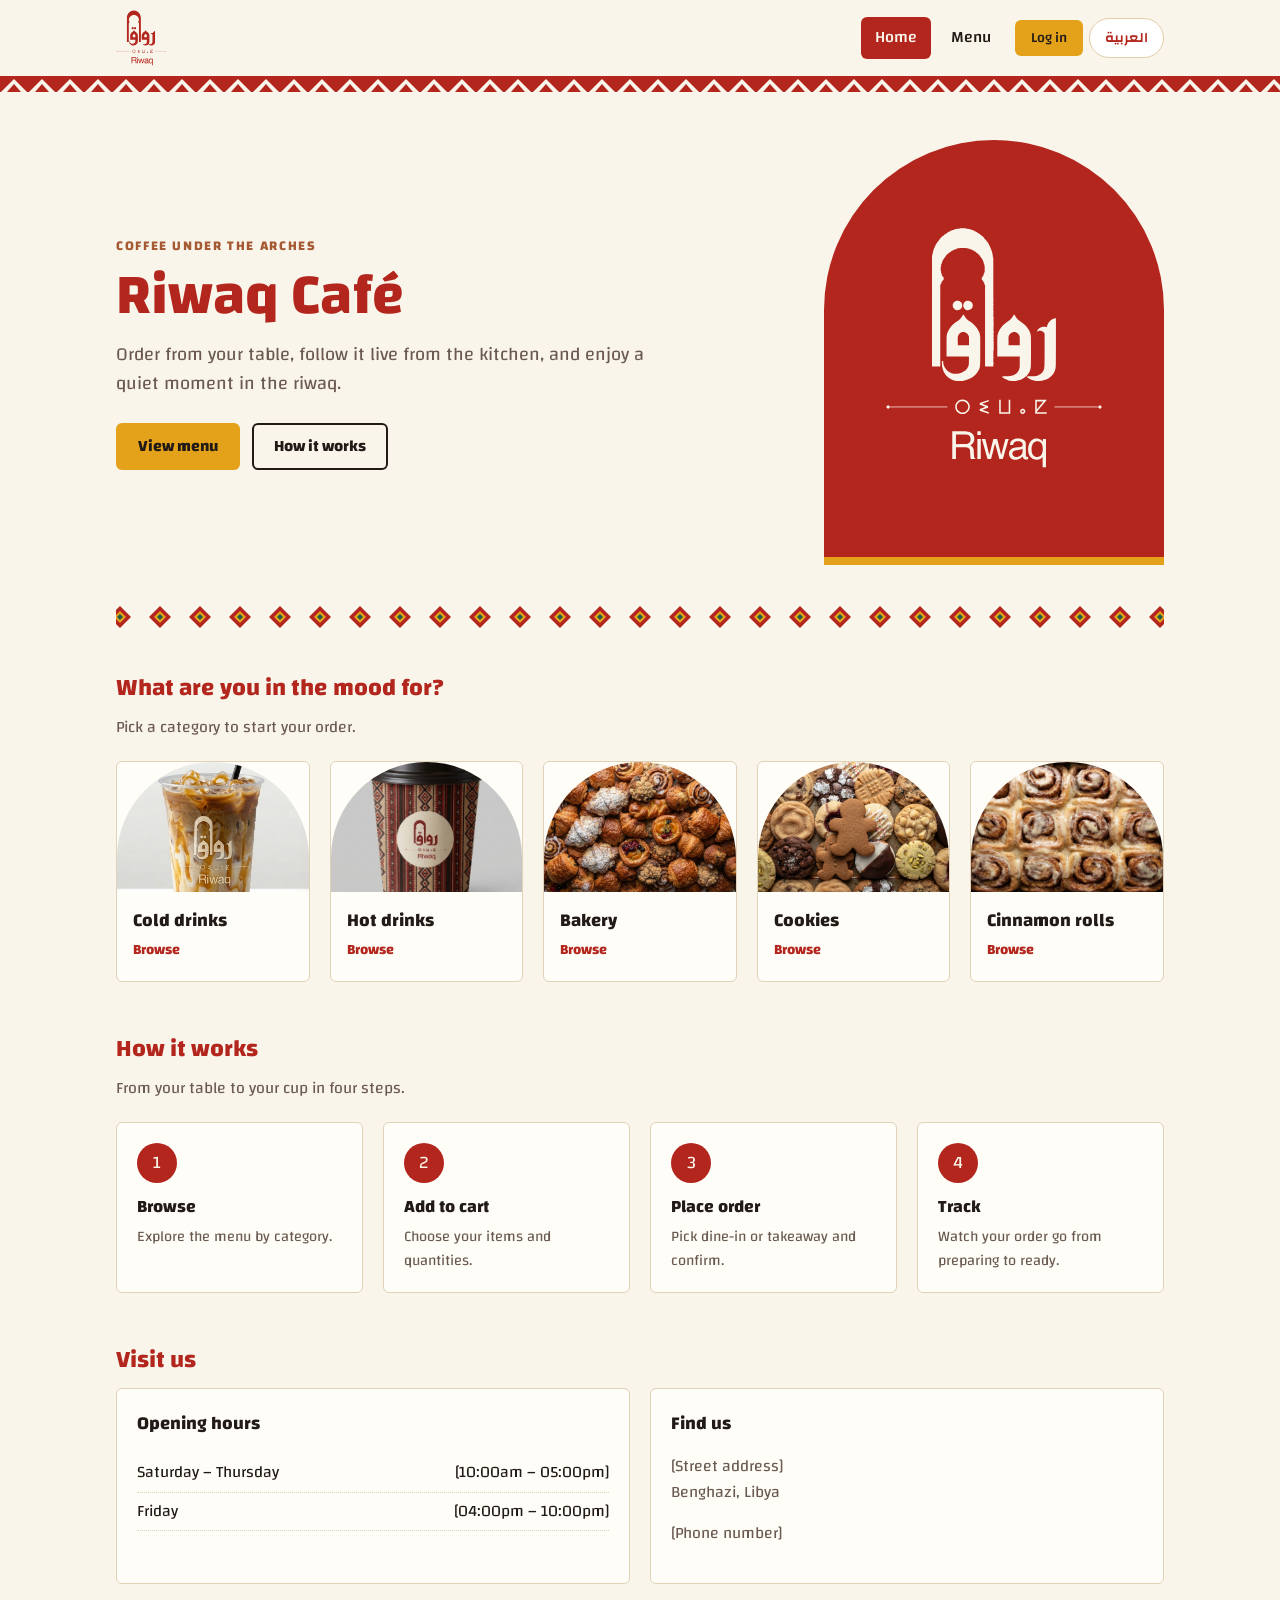
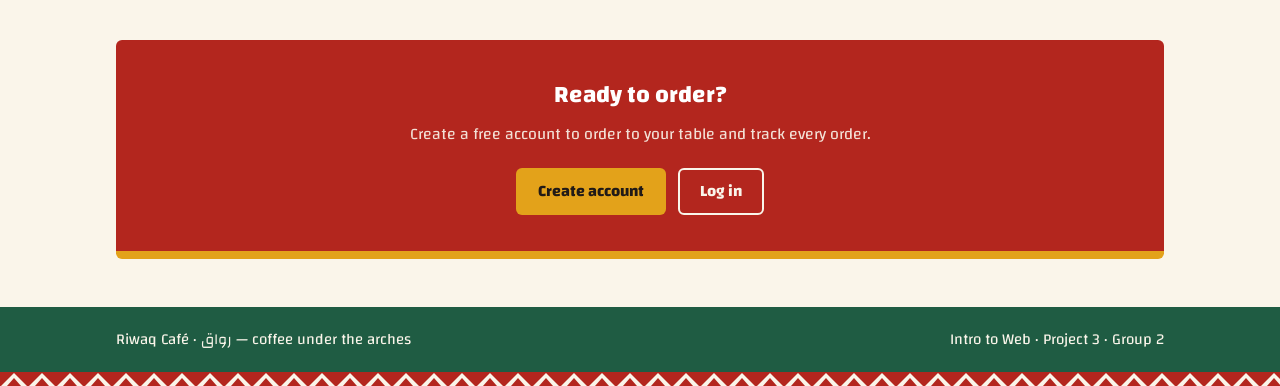
<file: index.html>
<!DOCTYPE html>
<html lang="en">
<head>
  <meta charset="UTF-8">
  <meta name="viewport" content="width=device-width, initial-scale=1.0">
  <title data-i18n="home.title">Riwaq Café | Home</title>
  <link rel="preconnect" href="https://fonts.googleapis.com">
  <link rel="preconnect" href="https://fonts.gstatic.com" crossorigin>
  <link href="https://fonts.googleapis.com/css2?family=Changa:wght@400;500;600;700&family=Kufam:wght@400;500;600;700;800&family=Noto+Sans+Tifinagh&display=swap" rel="stylesheet">
  <link rel="stylesheet" href="css/style.css">
  <script src="js/shared/i18n.js"></script>
</head>
<body data-root="" data-layout="site" data-page="home">

  <main class="site-main container">

    <!-- HERO -->
    <section class="hero">
      <div class="hero-text">
        <p class="eyebrow" data-i18n="home.eyebrow">Coffee under the arches</p>
        <h1 data-i18n="home.heading">Riwaq Café</h1>
        <p class="lead" data-i18n="home.lead">Order from your table, follow it live from the kitchen, and enjoy a quiet moment in the riwaq.</p>
        <div class="hero-actions">
          <a href="customer/menu.html" id="homePrimary" class="btn btn-primary" data-i18n="home.viewMenu">View menu</a>
          <a href="#how-it-works" class="btn btn-outline" data-i18n="home.how">How it works</a>
        </div>
      </div>
      <div class="hero-arch" aria-hidden="true">
        <img src="img/riwaq-lockup-light.svg" alt="">
      </div>
    </section>

    <div class="kilim-strip" aria-hidden="true"></div>

    <!-- CATEGORIES -->
    <section class="home-section">
      <h2 data-i18n="home.catTitle">What are you in the mood for?</h2>
      <p class="sub" data-i18n="home.catSub">Pick a category to start your order.</p>
      <div class="cat-grid">
        <a href="customer/menu.html?cat=cold" class="card cat-card">
          <div class="cat-arch c-blue"><img src="img/Home%20photo/Cold%20drink.jpg" alt=""></div>
          <div class="cat-body"><h3 data-i18n="cat.cold">Cold drinks</h3><span class="cat-link" data-i18n="home.browse">Browse</span></div>
        </a>
        <a href="customer/menu.html?cat=hot" class="card cat-card">
          <div class="cat-arch c-red"><img src="img/Home%20photo/Hot%20drink.jpg" alt=""></div>
          <div class="cat-body"><h3 data-i18n="cat.hot">Hot drinks</h3><span class="cat-link" data-i18n="home.browse">Browse</span></div>
        </a>
        <a href="customer/menu.html?cat=bakery" class="card cat-card">
          <div class="cat-arch c-clay"><img src="img/Home%20photo/Bakery.jpg" alt=""></div>
          <div class="cat-body"><h3 data-i18n="cat.bakery">Bakery</h3><span class="cat-link" data-i18n="home.browse">Browse</span></div>
        </a>
        <a href="customer/menu.html?cat=cookies" class="card cat-card">
          <div class="cat-arch c-green"><img src="img/Home%20photo/Cookies.jpg" alt=""></div>
          <div class="cat-body"><h3 data-i18n="cat.cookies">Cookies</h3><span class="cat-link" data-i18n="home.browse">Browse</span></div>
        </a>
        <a href="customer/menu.html?cat=rolls" class="card cat-card">
          <div class="cat-arch c-ink"><img src="img/Home%20photo/Cinnamon.jpg" alt=""></div>
          <div class="cat-body"><h3 data-i18n="cat.rolls">Cinnamon rolls</h3><span class="cat-link" data-i18n="home.browse">Browse</span></div>
        </a>
      </div>
    </section>

    <!-- HOW IT WORKS -->
    <section class="home-section" id="how-it-works">
      <h2 data-i18n="home.how">How it works</h2>
      <p class="sub" data-i18n="home.howSub">From your table to your cup in four steps.</p>
      <ol class="steps">
        <li class="card"><h3 data-i18n="home.s1t">Browse</h3><p data-i18n="home.s1d">Explore the menu by category.</p></li>
        <li class="card"><h3 data-i18n="home.s2t">Add to cart</h3><p data-i18n="home.s2d">Choose your items and quantities.</p></li>
        <li class="card"><h3 data-i18n="home.s3t">Place order</h3><p data-i18n="home.s3d">Pick dine-in or takeaway and confirm.</p></li>
        <li class="card"><h3 data-i18n="home.s4t">Track</h3><p data-i18n="home.s4d">Watch your order go from preparing to ready.</p></li>
      </ol>
    </section>

    <!-- VISIT US -->
    <section class="home-section">
      <h2 data-i18n="home.visit">Visit us</h2>
      <div class="visit-grid">
        <div class="card">
          <h3 data-i18n="home.hoursTitle">Opening hours</h3>
          <ul class="hours">
            <li><span data-i18n="home.daysA">Saturday – Thursday</span><span dir="ltr">[10:00am – 05:00pm]</span></li>
            <li><span data-i18n="home.daysB">Friday</span><span dir="ltr">[04:00pm – 10:00pm]</span></li>
          </ul>
        </div>
        <div class="card">
          <h3 data-i18n="home.findTitle">Find us</h3>
          <p class="muted">[Street address]<br><span data-i18n="home.address">Benghazi, Libya</span></p>
          <p class="muted" dir="ltr">[Phone number]</p>
        </div>
      </div>
    </section>

    <!-- SIGN-UP BANNER (guests only; hidden by js/home.js when logged in) -->
    <section class="home-cta" id="homeCta">
      <h2 data-i18n="home.ctaTitle">Ready to order?</h2>
      <p data-i18n="home.ctaText">Create a free account to order to your table and track every order.</p>
      <div class="hero-actions">
        <a href="register.html" class="btn btn-primary" data-i18n="register.submit">Create account</a>
        <a href="login.html" class="btn btn-outline" data-i18n="login.submit">Log in</a>
      </div>
    </section>

  </main>

  <script src="js/shared/storage.js"></script>
  <script src="js/shared/auth.js"></script>
  <script src="js/shared/layout.js"></script>
  <script src="js/home.js"></script>
</body>
</html>
</file>
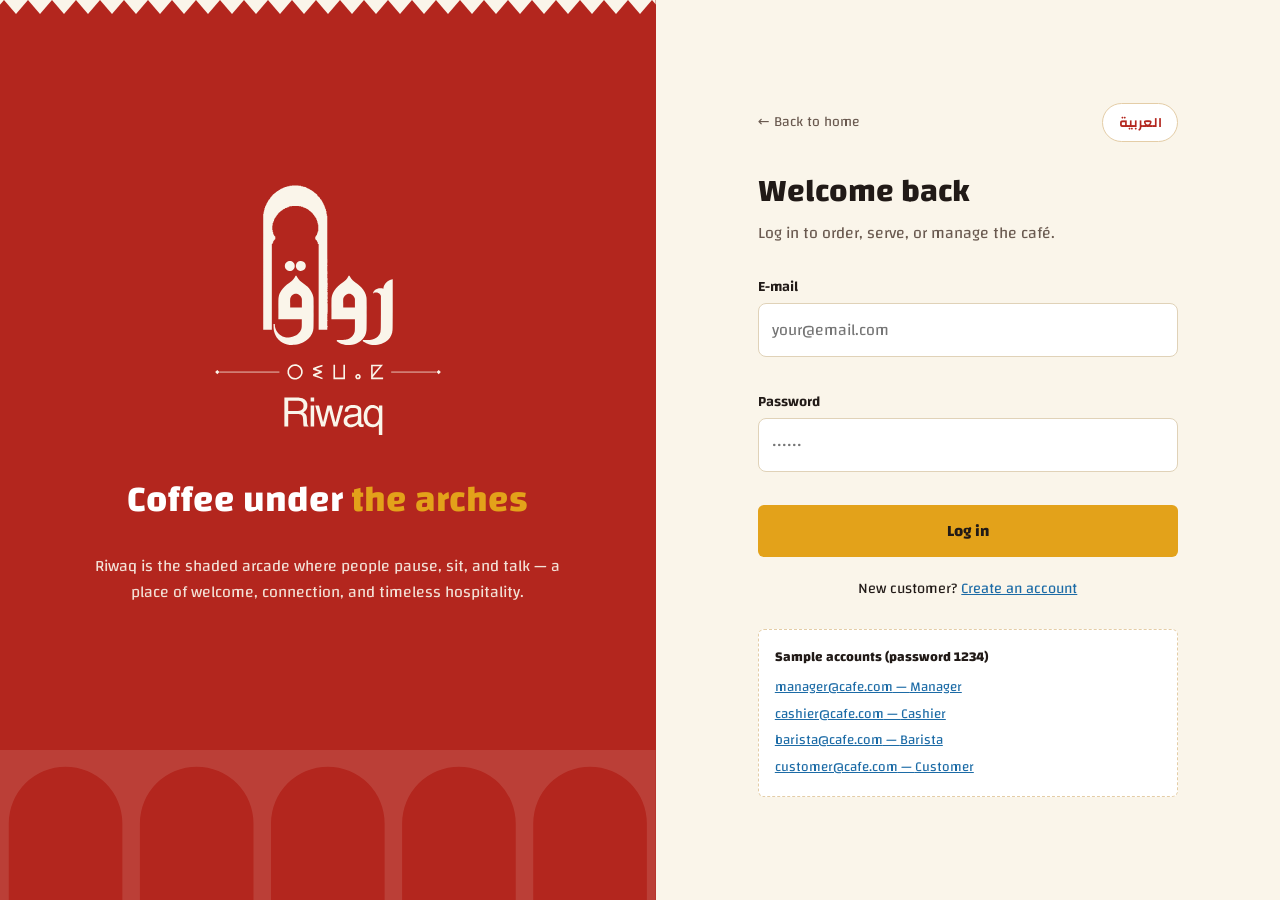
<file: login.html>
<!DOCTYPE html>
<html lang="en">
<head>
  <meta charset="UTF-8">
  <meta name="viewport" content="width=device-width, initial-scale=1.0">
  <title data-i18n="login.title">Log in · Riwaq Café</title>
  <link rel="icon" href="img/riwaq-logo.svg">
  <link rel="preconnect" href="https://fonts.googleapis.com">
  <link rel="preconnect" href="https://fonts.gstatic.com" crossorigin>
  <link href="https://fonts.googleapis.com/css2?family=Changa:wght@400;500;600;700&family=Kufam:wght@400;500;600;700;800&family=Noto+Sans+Tifinagh&display=swap" rel="stylesheet">
  <link rel="stylesheet" href="css/style.css">
  <script src="js/shared/i18n.js"></script>
</head>
<body data-root="">

  <main class="auth-page">
    <!-- Brand side -->
    <section class="auth-brand">
      <img class="logo" src="img/riwaq-lockup-light.svg" alt="Riwaq · رواق · ⵔⵉⵡⴰⵇ">
      <h1 data-i18n-html="brand.tagline">Coffee under <span>the arches</span></h1>
      <p data-i18n="brand.text">Riwaq is the shaded arcade where people pause, sit, and talk — a place of welcome, connection, and timeless hospitality.</p>
      <svg class="arches" viewBox="0 0 600 150" preserveAspectRatio="xMidYMax slice" aria-hidden="true">
        <path fill="#FAF5EA" d="M0 0 H600 V150 H592 V80 A52.0 52.0 0 0 0 488 80 V150 H472 V80 A52.0 52.0 0 0 0 368 80 V150 H352 V80 A52.0 52.0 0 0 0 248 80 V150 H232 V80 A52.0 52.0 0 0 0 128 80 V150 H112 V80 A52.0 52.0 0 0 0 8 80 V150 H0Z"/>
      </svg>
    </section>

    <!-- Form side -->
    <section class="auth-panel">
      <div class="auth-card">
        <div class="auth-top">
          <a class="back" href="index.html" data-i18n="back">← Back to home</a>
          <button type="button" class="lang-btn" data-lang-toggle>العربية</button>
        </div>
        <h2 data-i18n="login.heading">Welcome back</h2>
        <p class="sub" data-i18n="login.sub">Log in to order, serve, or manage the café.</p>

        <div id="login-alert" class="alert" role="alert" hidden></div>

        <form id="login-form" novalidate>
          <div class="field">
            <label for="email" data-i18n="field.email">E-mail</label>
            <input id="email" name="email" type="email" autocomplete="email" placeholder="your@email.com" data-i18n-placeholder="ph.email">
            <div class="error"></div>
          </div>
          <div class="field">
            <label for="password" data-i18n="field.password">Password</label>
            <input id="password" name="password" type="password" autocomplete="current-password" placeholder="••••••">
            <div class="error"></div>
          </div>
          <button type="submit" class="btn btn-primary btn-block" data-i18n="login.submit">Log in</button>
        </form>

        <p class="switch"><span data-i18n="login.newCustomer">New customer?</span> <a href="register.html" data-i18n="login.createAccount">Create an account</a></p>

        <div class="demo-accounts">
          <strong data-i18n="login.demoTitle">Sample accounts (password 1234)</strong>
          <button type="button" data-demo="manager@cafe.com"><bdi>manager@cafe.com</bdi> — <span data-i18n="role.manager">Manager</span></button>
          <button type="button" data-demo="cashier@cafe.com"><bdi>cashier@cafe.com</bdi> — <span data-i18n="role.cashier">Cashier</span></button>
          <button type="button" data-demo="barista@cafe.com"><bdi>barista@cafe.com</bdi> — <span data-i18n="role.barista">Barista</span></button>
          <button type="button" data-demo="customer@cafe.com"><bdi>customer@cafe.com</bdi> — <span data-i18n="role.customer">Customer</span></button>
        </div>
      </div>
    </section>
  </main>

  <script src="js/shared/storage.js"></script>
  <script src="js/shared/auth.js"></script>
</body>
</html>
</file>
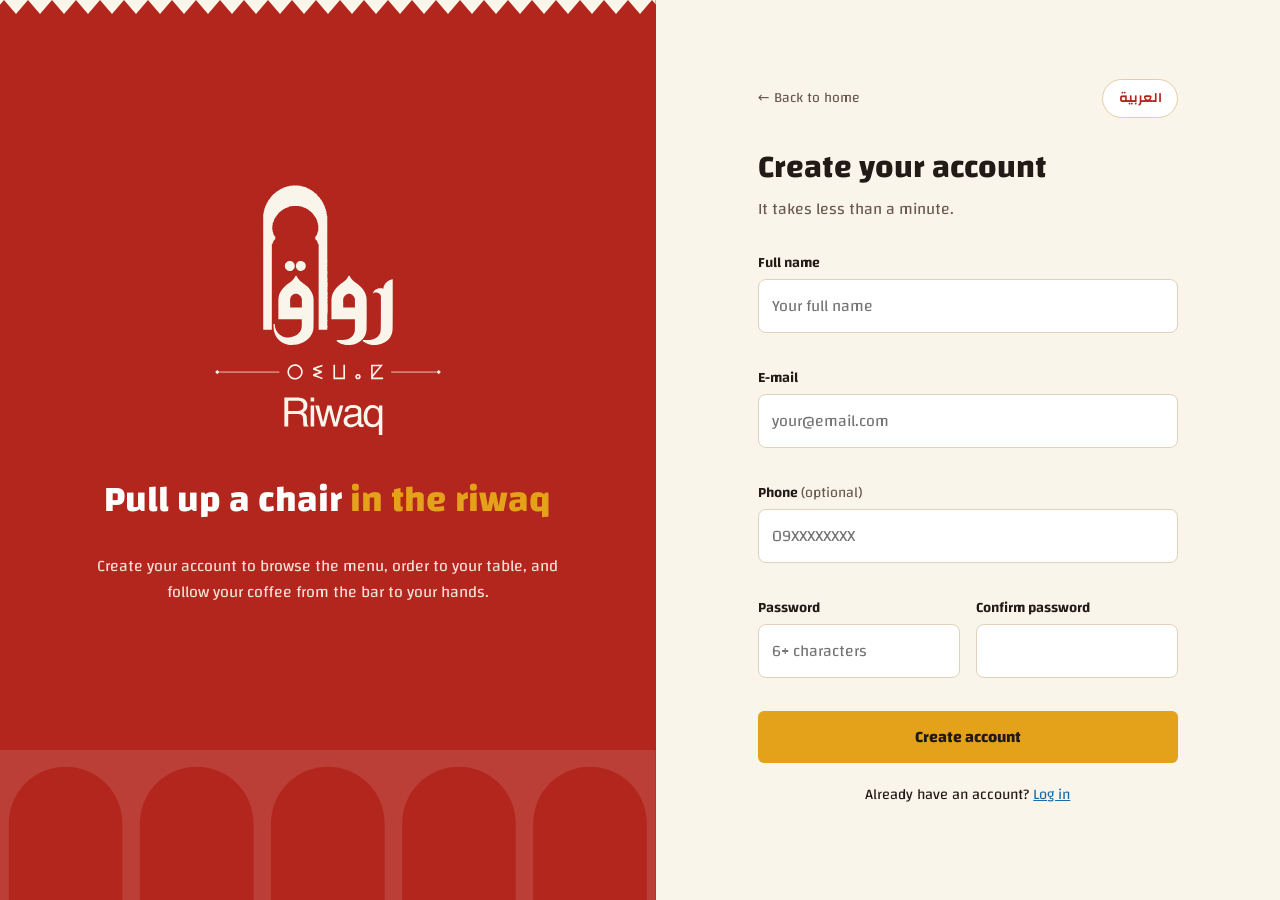
<file: register.html>
<!DOCTYPE html>
<html lang="en">
<head>
  <meta charset="UTF-8">
  <meta name="viewport" content="width=device-width, initial-scale=1.0">
  <title data-i18n="register.title">Create account · Riwaq Café</title>
  <link rel="icon" href="img/riwaq-logo.svg">
  <link rel="preconnect" href="https://fonts.googleapis.com">
  <link rel="preconnect" href="https://fonts.gstatic.com" crossorigin>
  <link href="https://fonts.googleapis.com/css2?family=Changa:wght@400;500;600;700&family=Kufam:wght@400;500;600;700;800&family=Noto+Sans+Tifinagh&display=swap" rel="stylesheet">
  <link rel="stylesheet" href="css/style.css">
  <script src="js/shared/i18n.js"></script>
</head>
<body data-root="">

  <main class="auth-page">
    <section class="auth-brand">
      <img class="logo" src="img/riwaq-lockup-light.svg" alt="Riwaq · رواق · ⵔⵉⵡⴰⵇ">
      <h1 data-i18n-html="register.tagline">Pull up a chair <span>in the riwaq</span></h1>
      <p data-i18n="register.text">Create your account to browse the menu, order to your table, and follow your coffee from the bar to your hands.</p>
      <svg class="arches" viewBox="0 0 600 150" preserveAspectRatio="xMidYMax slice" aria-hidden="true">
        <path fill="#FAF5EA" d="M0 0 H600 V150 H592 V80 A52.0 52.0 0 0 0 488 80 V150 H472 V80 A52.0 52.0 0 0 0 368 80 V150 H352 V80 A52.0 52.0 0 0 0 248 80 V150 H232 V80 A52.0 52.0 0 0 0 128 80 V150 H112 V80 A52.0 52.0 0 0 0 8 80 V150 H0Z"/>
      </svg>
    </section>

    <section class="auth-panel">
      <div class="auth-card">
        <div class="auth-top">
          <a class="back" href="index.html" data-i18n="back">← Back to home</a>
          <button type="button" class="lang-btn" data-lang-toggle>العربية</button>
        </div>
        <h2 data-i18n="register.heading">Create your account</h2>
        <p class="sub" data-i18n="register.sub">It takes less than a minute.</p>

        <div id="register-alert" class="alert" role="alert" hidden></div>

        <form id="register-form" novalidate>
          <div class="field">
            <label for="name" data-i18n="field.fullName">Full name</label>
            <input id="name" name="name" type="text" autocomplete="name" placeholder="Your full name" data-i18n-placeholder="ph.name">
            <div class="error"></div>
          </div>
          <div class="field">
            <label for="email" data-i18n="field.email">E-mail</label>
            <input id="email" name="email" type="email" autocomplete="email" placeholder="your@email.com" data-i18n-placeholder="ph.email">
            <div class="error"></div>
          </div>
          <div class="field">
            <label for="phone"><span data-i18n="field.phone">Phone</span> <span class="opt" data-i18n="field.optional">(optional)</span></label>
            <input id="phone" name="phone" type="tel" autocomplete="tel" placeholder="09XXXXXXXX" data-i18n-placeholder="ph.phone">
            <div class="error"></div>
          </div>
          <div class="form-row">
            <div class="field">
              <label for="password" data-i18n="field.password">Password</label>
              <input id="password" name="password" type="password" autocomplete="new-password" placeholder="6+ characters" data-i18n-placeholder="ph.password6">
              <div class="error"></div>
            </div>
            <div class="field">
              <label for="confirm" data-i18n="field.confirm">Confirm password</label>
              <input id="confirm" name="confirm" type="password" autocomplete="new-password">
              <div class="error"></div>
            </div>
          </div>
          <button type="submit" class="btn btn-primary btn-block" data-i18n="register.submit">Create account</button>
        </form>

        <p class="switch"><span data-i18n="register.haveAccount">Already have an account?</span> <a href="login.html" data-i18n="register.login">Log in</a></p>
      </div>
    </section>
  </main>

  <script src="js/shared/storage.js"></script>
  <script src="js/shared/auth.js"></script>
</body>
</html>
</file>
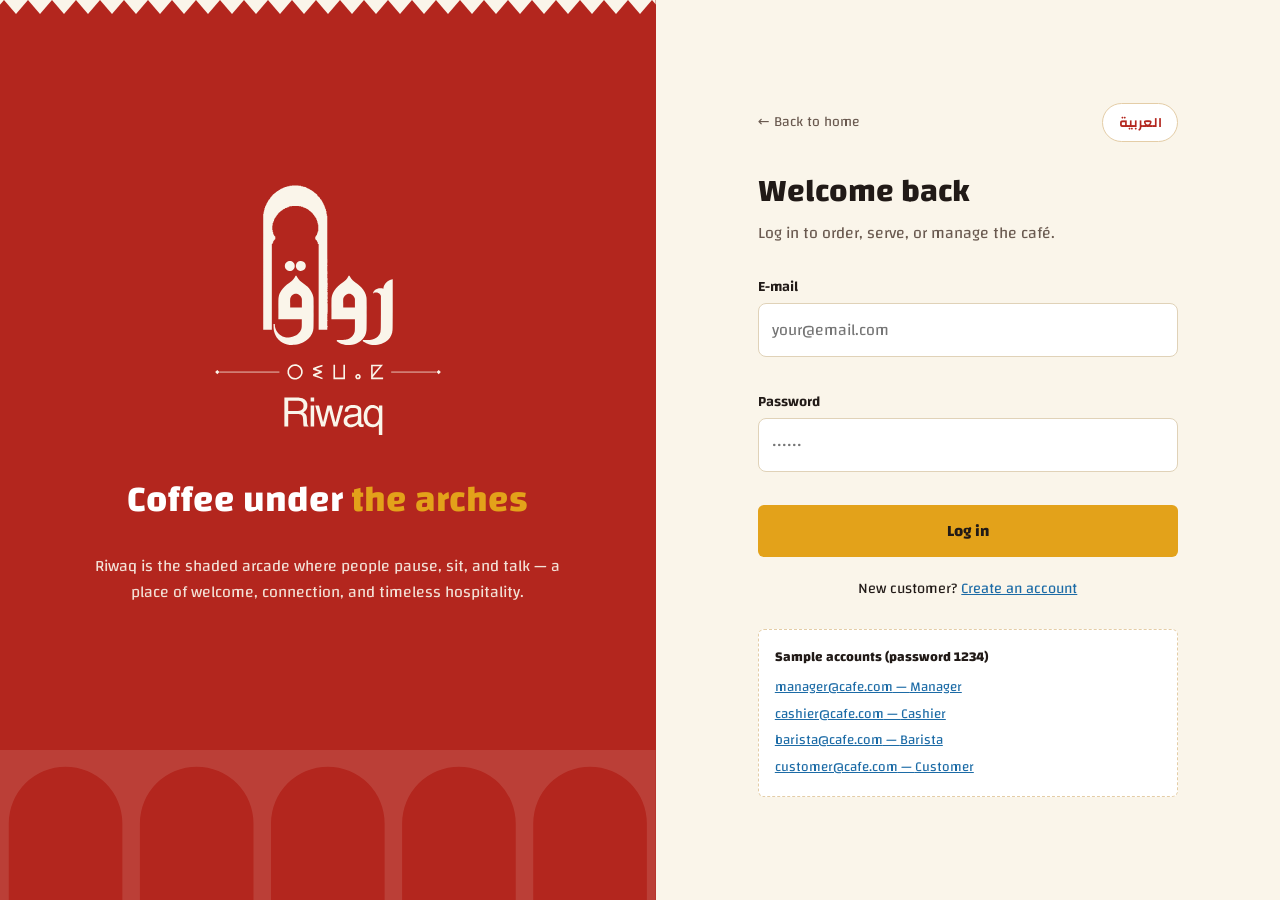
<file: admin/dashboard.html>
<!DOCTYPE html>
<html lang="en">
<head>
  <meta charset="UTF-8">
  <meta name="viewport" content="width=device-width, initial-scale=1.0">
  <title data-i18n="dash.title">Dashboard · Riwaq Admin</title>
  <link rel="icon" href="../img/riwaq-logo.svg">
  <link rel="preconnect" href="https://fonts.googleapis.com">
  <link rel="preconnect" href="https://fonts.gstatic.com" crossorigin>
  <link href="https://fonts.googleapis.com/css2?family=Changa:wght@400;500;600;700&family=Kufam:wght@400;500;600;700;800&family=Noto+Sans+Tifinagh&display=swap" rel="stylesheet">
  <link rel="stylesheet" href="../css/style.css">
  <script src="../js/shared/i18n.js"></script>
</head>
<body data-root="../">
<div class="admin-layout" id="dashboard">

  <!-- ===== Sidebar (same on every admin page) ===== -->
  <aside class="sidebar">
    <a class="brand" href="dashboard.html"><img src="../img/riwaq-lockup-light.svg" alt="Riwaq · رواق · ⵔⵉⵡⴰⵇ"></a>
    <div class="kilim-strip"></div>
    <nav>
      <div class="section" data-i18n="nav.overview">Overview</div>
      <a href="dashboard.html" class="active" data-i18n="nav.dashboard">Dashboard</a>
      <a href="reports.html" data-i18n="nav.reports">Reports</a>
      <div class="section" data-i18n="nav.manage">Manage</div>
      <a href="users.html" data-i18n="nav.users">Users</a>
      <a href="menu-admin.html" data-i18n="nav.menu">Menu</a>
      <a href="inventory.html" data-i18n="nav.inventory">Inventory</a>
      <div class="section" data-i18n="nav.operations">Operations</div>
      <a href="../cashier/orders.html" data-i18n="nav.orders">Orders</a>
      <a href="../barista/kitchen.html" data-i18n="nav.kitchen">Kitchen</a>
    </nav>
    <div class="me">
      <div class="who" data-user-name></div>
      <div class="role" data-user-role></div>
      <div class="me-actions">
        <button class="btn btn-ghost btn-sm" data-lang-toggle>العربية</button>
        <button class="btn btn-ghost btn-sm" data-logout data-i18n="logout">Log out</button>
      </div>
    </div>
  </aside>

  <main class="main">
    <header class="page-head">
      <div>
        <h1><span data-i18n="dash.greeting">Good day,</span> <span data-user-name></span></h1>
        <p class="sub" id="today-label"></p>
      </div>
      <div class="actions">
        <button class="btn btn-ghost" data-add-sample data-i18n="dash.addSample">Add sample orders</button>
        <a class="btn btn-outline" href="reports.html" data-i18n="dash.viewReports">View reports</a>
      </div>
    </header>

    <!-- Shown only when there are no orders yet -->
    <section class="card empty" id="no-orders" hidden>
      <div class="kilim-strip"></div>
      <h3 data-i18n="dash.noOrders">No orders yet</h3>
      <p data-i18n="dash.noOrdersText">When customers and cashiers place orders, today's numbers will appear here.</p>
      <button class="btn btn-secondary" id="load-sample" data-add-sample data-i18n="dash.loadSample">Load sample orders for a demo</button>
    </section>

    <div id="dash-content">
      <section class="kpis">
        <div class="card kpi accent">
          <div class="label" data-i18n="kpi.todaySales">Today's sales</div>
          <div class="value" id="kpi-sales">0</div>
          <div class="note" id="kpi-sales-note"></div>
        </div>
        <div class="card kpi info">
          <div class="label" data-i18n="kpi.ordersToday">Orders today</div>
          <div class="value" id="kpi-orders">0</div>
          <div class="note" data-i18n="kpi.allStatuses">All statuses</div>
        </div>
        <div class="card kpi warn">
          <div class="label" data-i18n="kpi.pending">Pending orders</div>
          <div class="value" id="kpi-pending">0</div>
          <div class="note" data-i18n="kpi.pendingNote">Pending, preparing or ready</div>
        </div>
        <div class="card kpi ok">
          <div class="label" data-i18n="kpi.avg">Average order</div>
          <div class="value" id="kpi-avg">0</div>
          <div class="note" data-i18n="kpi.avgNote">Completed orders today</div>
        </div>
      </section>

      <section class="grid-2">
        <div class="card">
          <div class="card-head"><h3 data-i18n="dash.chartTitle">Sales, last 7 days</h3><small id="week-total"></small></div>
          <div class="chart-wrap">
            <canvas id="sales-chart" data-i18n-aria="chart.week" aria-label="Bar chart of sales for the last 7 days"></canvas>
            <div class="chart-tip" id="chart-tip"></div>
          </div>
        </div>
        <div class="card">
          <div class="card-head"><h3 data-i18n="dash.best">Best sellers</h3><small data-i18n="dash.byQty">by quantity</small></div>
          <ul class="bars" id="best-list"></ul>
        </div>
      </section>

      <section class="card">
        <div class="card-head"><h3 data-i18n="dash.latest">Latest orders</h3><small><a href="../cashier/orders.html" data-i18n="dash.allOrders">All orders →</a></small></div>
        <div class="table-wrap">
          <table class="data">
            <thead><tr>
              <th data-i18n="th.order">Order</th><th data-i18n="th.time">Time</th><th data-i18n="th.where">Where</th>
              <th data-i18n="th.items">Items</th><th data-i18n="th.status">Status</th><th class="num" data-i18n="th.total">Total</th>
            </tr></thead>
            <tbody id="recent-body"></tbody>
          </table>
        </div>
      </section>
    </div>
  </main>
</div>

<script src="../js/shared/storage.js"></script>
<script src="../js/shared/auth.js"></script>
<script>guard(["manager"]);</script>
<script src="../js/admin/dashboard.js"></script>
</body>
</html>
</file>
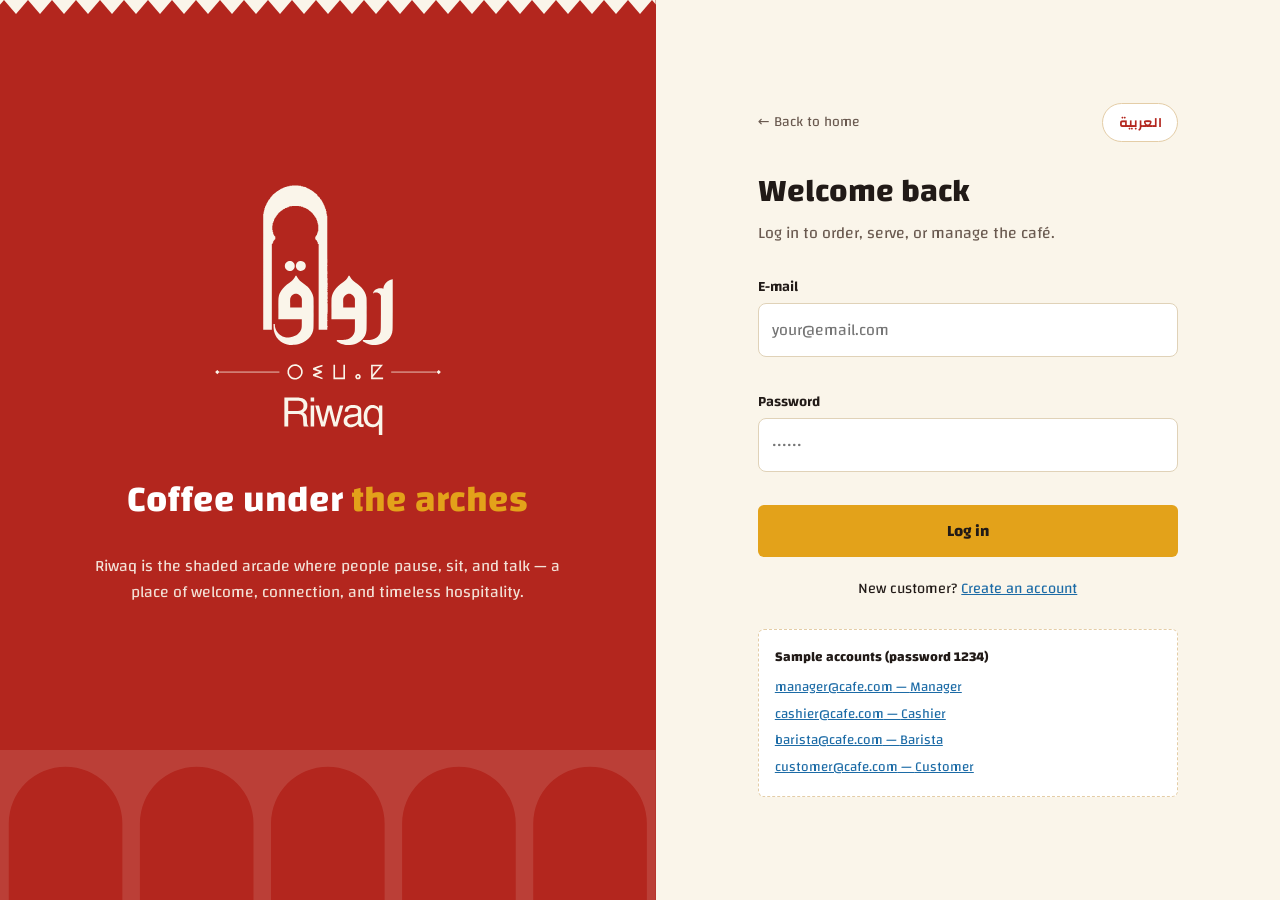
<file: admin/inventory.html>
<!DOCTYPE html>
<html lang="en">
<head>
  <meta charset="UTF-8">
  <meta name="viewport" content="width=device-width, initial-scale=1.0">
  <title data-i18n="inventory.title">Inventory · Riwaq Admin</title>
  <link rel="icon" href="../img/riwaq-logo.svg">
  <link rel="preconnect" href="https://fonts.googleapis.com">
  <link rel="preconnect" href="https://fonts.gstatic.com" crossorigin>
  <link href="https://fonts.googleapis.com/css2?family=Changa:wght@400;500;600;700&family=Kufam:wght@400;500;600;700;800&family=Noto+Sans+Tifinagh&display=swap" rel="stylesheet">
  <link rel="stylesheet" href="../css/style.css">
  <script src="../js/shared/i18n.js"></script>
</head>
<body data-root="../" data-layout="staff" data-page="inventory" data-roles="manager">
<div class="admin-layout">
  <main class="main">
    <header class="page-head">
      <div>
        <h1 data-i18n="inventory.heading">Inventory</h1>
        <p class="sub" data-i18n="inventory.sub">Stock levels and low-stock alerts.</p>
      </div>
      <div class="actions">
        <button type="button" class="btn btn-primary" id="btnAddStock" data-i18n="inv.add">+ Add stock item</button>
      </div>
    </header>

    <div id="invAlert" class="alert success" hidden></div>

    <section class="card">
      <div class="toolbar">
        <input type="search" id="invSearch" class="input" placeholder="Search stock...">
        <select id="invFilter" class="select">
          <option value="all" data-i18n="inv.all">All stock</option>
          <option value="low" data-i18n="inv.lowOnly">Low / Out only</option>
        </select>
      </div>
      <div id="invTableWrap"></div>
    </section>
  </main>
</div>

<div class="modal-backdrop" id="invModalBackdrop" aria-hidden="true">
  <div class="modal">
    <div class="kilim-strip"></div>
    <h2 id="invModalTitle" data-i18n="inv.add">Add stock item</h2>
    <form id="invForm">
      <input type="hidden" id="stockId">
      <div class="field">
        <label for="stockName" data-i18n="inv.name">Item</label>
        <input type="text" id="stockName" required>
      </div>
      <div class="field">
        <label for="stockUnit" data-i18n="inv.unit">Unit</label>
        <input type="text" id="stockUnit" placeholder="kg, L, pcs" required>
      </div>
      <div class="field">
        <label for="stockQty" data-i18n="inv.qty">Quantity</label>
        <input type="number" id="stockQty" min="0" step="0.1" required>
      </div>
      <div class="field">
        <label for="stockMin" data-i18n="inv.min">Min stock</label>
        <input type="number" id="stockMin" min="0" step="0.1" value="5" required>
      </div>
      <div class="modal-actions">
        <button type="button" class="btn btn-outline" id="btnCancelInv" data-i18n="inv.cancel">Cancel</button>
        <button type="submit" class="btn btn-primary" data-i18n="inv.save">Save</button>
      </div>
    </form>
  </div>
</div>

<script src="../js/shared/storage.js"></script>
<script src="../js/shared/auth.js"></script>
<script src="../js/shared/layout.js"></script>
<script src="../js/admin/inventory.js"></script>
</body>
</html>
</file>
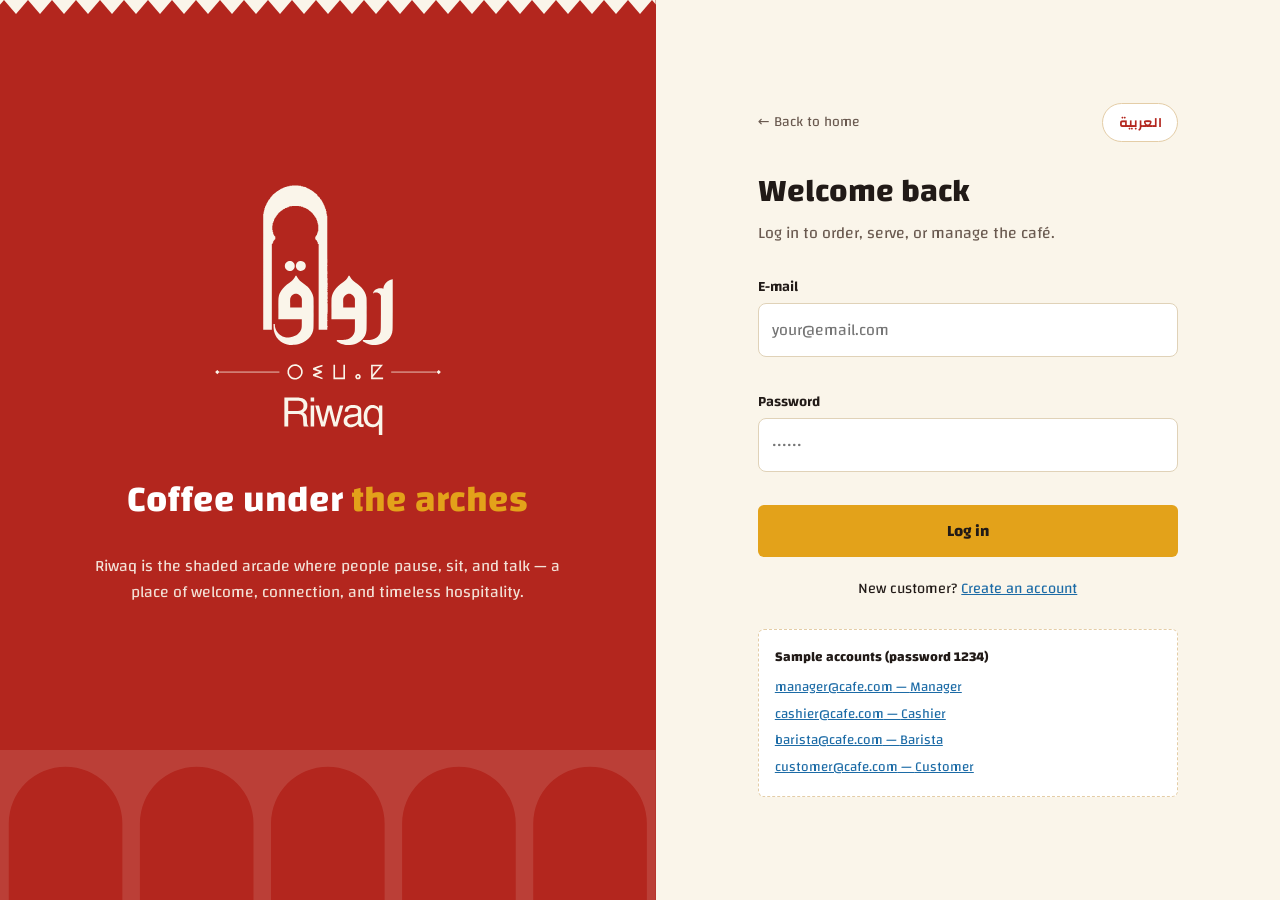
<file: admin/menu-admin.html>
<!DOCTYPE html>
<html lang="en">
<head>
  <meta charset="UTF-8">
  <meta name="viewport" content="width=device-width, initial-scale=1.0">
  <title data-i18n="menuAdmin.title">Menu Admin · Riwaq</title>
  <link rel="icon" href="../img/riwaq-logo.svg">
  <link rel="preconnect" href="https://fonts.googleapis.com">
  <link rel="preconnect" href="https://fonts.gstatic.com" crossorigin>
  <link href="https://fonts.googleapis.com/css2?family=Changa:wght@400;500;600;700&family=Kufam:wght@400;500;600;700;800&family=Noto+Sans+Tifinagh&display=swap" rel="stylesheet">
  <link rel="stylesheet" href="../css/style.css">
  <script src="../js/shared/i18n.js"></script>
</head>
<body data-root="../" data-layout="staff" data-page="menu-admin" data-roles="manager">
<div class="admin-layout">
  <!-- Sidebar is added here by js/shared/layout.js -->

  <main class="main">
    <header class="page-head">
      <div>
        <h1 data-i18n="menuAdmin.heading">Menu management</h1>
        <p class="sub" data-i18n="menuAdmin.sub">Add, edit, or remove menu items and categories, and toggle availability.</p>
      </div>
      <div class="actions">
        <button type="button" class="btn btn-primary btn-sm" id="btnNewItem" data-i18n="menuAdmin.addItem">+ Add menu item</button>
      </div>
    </header>

    <div id="menuAlert" class="alert" role="alert" hidden></div>

    <!-- Filter & search toolbar -->
    <section class="card menu-toolbar" aria-label="Menu filters">
      <div class="toolbar">
        <div class="field grow">
          <label for="menuSearch" data-i18n="menuAdmin.searchLabel">Search</label>
          <input type="search" id="menuSearch" placeholder="Search by item name..." data-i18n-placeholder="menuAdmin.searchPlaceholder">
        </div>
        <div class="field">
          <label for="categoryFilter" data-i18n="menuAdmin.categoryLabel">Category</label>
          <select id="categoryFilter">
            <option value="all" data-i18n="menuAdmin.allCategories">All categories</option>
          </select>
        </div>
        <div class="field">
          <label for="availabilityFilter" data-i18n="menuAdmin.statusLabel">Availability</label>
          <select id="availabilityFilter">
            <option value="all" data-i18n="menuAdmin.allStatus">All items</option>
            <option value="available" data-i18n="menuAdmin.available">Available</option>
            <option value="soldout" data-i18n="menuAdmin.soldOut">Sold out</option>
          </select>
        </div>
      </div>
    </section>

    <!-- Menu items table -->
    <section class="card">
      <div class="card-head">
        <h3 data-i18n="menuAdmin.listTitle">Menu items</h3>
        <small id="menuCount"></small>
      </div>
      <div id="menuTableWrap" class="table-wrap"></div>
    </section>

    <!-- Add / Edit modal -->
    <div class="modal-backdrop" id="menuModalBackdrop" aria-hidden="true">
      <div class="modal" role="dialog" aria-modal="true" aria-labelledby="menuModalTitle">
        <div class="roofline-strip"></div>
        <div class="modal-body">
          <h2 id="menuModalTitle" data-i18n="menuAdmin.modalAdd">Add menu item</h2>
          <form id="menuItemForm" novalidate>
            <input type="hidden" id="itemId">

            <div class="field">
              <label for="itemName" data-i18n="menuAdmin.fieldName">Item name</label>
              <input type="text" id="itemName" name="name" required>
              <div class="error"></div>
            </div>

            <div class="form-row">
              <div class="field">
                <label for="itemCategory" data-i18n="menuAdmin.fieldCategory">Category</label>
                <input type="text" id="itemCategory" name="category" list="categorySuggestions" required>
                <datalist id="categorySuggestions">
                  <option value="Cold drinks">
                  <option value="Hot drinks">
                  <option value="Bakery">
                  <option value="Cookies">
                  <option value="Cinnamon rolls">
                </datalist>
                <div class="error"></div>
              </div>

              <div class="field">
                <label for="itemPrice" data-i18n="menuAdmin.fieldPrice">Price (LYD)</label>
                <input type="number" id="itemPrice" name="price" step="0.25" min="0" required>
                <div class="error"></div>
              </div>
            </div>

            <div class="field">
              <label for="itemImageUrl" data-i18n="menuAdmin.fieldImageUrl">Image path or URL <span class="opt">(optional)</span></label>
              <input type="text" id="itemImageUrl" name="image" placeholder="../img/...">
              <div class="error"></div>
            </div>

            <div class="field">
              <label for="itemImageFile" data-i18n="menuAdmin.fieldImageFile">Or upload image <span class="opt">(optional)</span></label>
              <input type="file" id="itemImageFile" accept="image/*">
              <div class="hint" data-i18n="menuAdmin.imageHint">Supports image URL/path or local file preview.</div>
            </div>

            <div class="menu-preview-box" id="imagePreviewBox">
              <img id="imagePreview" src="" alt="Preview" hidden>
              <span id="imagePreviewPlaceholder" class="muted" data-i18n="menuAdmin.noPreview">No image selected</span>
            </div>

            <div class="field">
              <label for="itemAvailable" data-i18n="menuAdmin.fieldAvailable">Availability</label>
              <select id="itemAvailable" name="available">
                <option value="true" data-i18n="menuAdmin.available">Available</option>
                <option value="false" data-i18n="menuAdmin.soldOut">Sold out</option>
              </select>
            </div>

            <div class="modal-foot">
              <button type="button" class="btn btn-outline btn-sm" id="btnCancelModal" data-i18n="menuAdmin.cancel">Cancel</button>
              <button type="submit" class="btn btn-primary btn-sm" id="btnSaveItem" data-i18n="menuAdmin.save">Save item</button>
            </div>
          </form>
        </div>
      </div>
    </div>
  </main>
</div>

<script src="../js/shared/storage.js"></script>
<script src="../js/shared/auth.js"></script>
<script src="../js/shared/layout.js"></script>
<script src="../js/admin/menu-admin.js"></script>
</body>
</html>
</file>
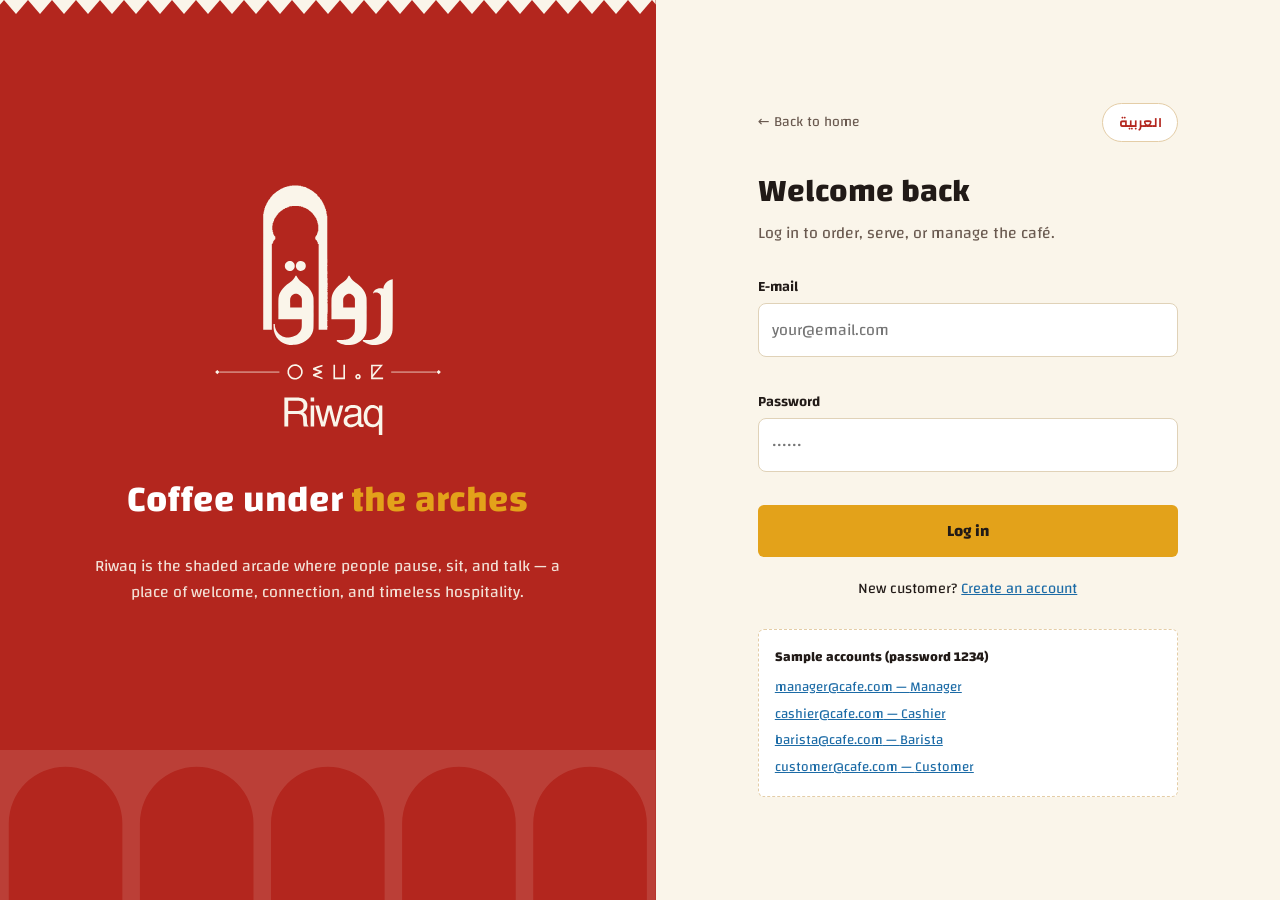
<file: admin/reports.html>
<!DOCTYPE html>
<html lang="en">
<head>
  <meta charset="UTF-8">
  <meta name="viewport" content="width=device-width, initial-scale=1.0">
  <title data-i18n="rep.title">Reports · Riwaq Admin</title>
  <link rel="icon" href="../img/riwaq-logo.svg">
  <link rel="preconnect" href="https://fonts.googleapis.com">
  <link rel="preconnect" href="https://fonts.gstatic.com" crossorigin>
  <link href="https://fonts.googleapis.com/css2?family=Changa:wght@400;500;600;700&family=Kufam:wght@400;500;600;700;800&family=Noto+Sans+Tifinagh&display=swap" rel="stylesheet">
  <link rel="stylesheet" href="../css/style.css">
  <script src="../js/shared/i18n.js"></script>
</head>
<body data-root="../">
<div class="admin-layout">

  <!-- ===== Sidebar (same on every admin page) ===== -->
  <aside class="sidebar">
    <a class="brand" href="dashboard.html"><img src="../img/riwaq-lockup-light.svg" alt="Riwaq · رواق · ⵔⵉⵡⴰⵇ"></a>
    <div class="kilim-strip"></div>
    <nav>
      <div class="section" data-i18n="nav.overview">Overview</div>
      <a href="dashboard.html" data-i18n="nav.dashboard">Dashboard</a>
      <a href="reports.html" class="active" data-i18n="nav.reports">Reports</a>
      <div class="section" data-i18n="nav.manage">Manage</div>
      <a href="users.html" data-i18n="nav.users">Users</a>
      <a href="menu-admin.html" data-i18n="nav.menu">Menu</a>
      <a href="inventory.html" data-i18n="nav.inventory">Inventory</a>
      <div class="section" data-i18n="nav.operations">Operations</div>
      <a href="../cashier/orders.html" data-i18n="nav.orders">Orders</a>
      <a href="../barista/kitchen.html" data-i18n="nav.kitchen">Kitchen</a>
    </nav>
    <div class="me">
      <div class="who" data-user-name></div>
      <div class="role" data-user-role></div>
      <div class="me-actions">
        <button class="btn btn-ghost btn-sm" data-lang-toggle>العربية</button>
        <button class="btn btn-ghost btn-sm" data-logout data-i18n="logout">Log out</button>
      </div>
    </div>
  </aside>

  <main class="main">
    <header class="page-head">
      <div>
        <h1 data-i18n="rep.heading">Sales reports</h1>
        <p class="sub" id="period-label"></p>
      </div>
      <div class="actions">
        <button class="btn btn-secondary" id="export-days" data-i18n="rep.exportDays">Export daily CSV</button>
        <button class="btn btn-outline" id="export-orders" data-i18n="rep.exportOrders">Export orders CSV</button>
        <button class="btn btn-ghost" id="print-report" data-i18n="rep.print">Print</button>
      </div>
    </header>

    <section class="card" style="margin-bottom:1.25rem">
      <div class="toolbar" style="margin:0">
        <div class="field"><label data-i18n="rep.quick">Quick range</label>
          <div style="display:flex;gap:.4rem">
            <button class="btn btn-sm btn-ghost" data-range="7" data-i18n="rep.last7">Last 7 days</button>
            <button class="btn btn-sm btn-ghost" data-range="30" data-i18n="rep.last30">Last 30 days</button>
            <button class="btn btn-sm btn-ghost" data-range="month" data-i18n="rep.month">This month</button>
          </div>
        </div>
        <div class="field"><label for="from-date" data-i18n="rep.from">From</label><input type="date" id="from-date"></div>
        <div class="field"><label for="to-date" data-i18n="rep.to">To</label><input type="date" id="to-date"></div>
      </div>
    </section>

    <section class="kpis">
      <div class="card kpi accent"><div class="label" data-i18n="rep.totalSales">Total sales</div><div class="value" id="r-sales">0</div></div>
      <div class="card kpi ok"><div class="label" data-i18n="rep.completed">Completed orders</div><div class="value" id="r-completed">0</div></div>
      <div class="card kpi warn"><div class="label" data-i18n="rep.cancelled">Cancelled orders</div><div class="value" id="r-cancelled">0</div></div>
      <div class="card kpi info"><div class="label" data-i18n="kpi.avg">Average order</div><div class="value" id="r-avg">0</div></div>
    </section>

    <section class="card" style="margin-bottom:1.25rem">
      <div class="card-head"><h3 data-i18n="rep.byDay">Sales by day</h3><small data-i18n="rep.completedOnly">Completed orders only</small></div>
      <div class="chart-wrap">
        <canvas id="report-chart" data-i18n-aria="rep.byDay" aria-label="Sales by day"></canvas>
        <div class="chart-tip" id="report-tip"></div>
      </div>
    </section>

    <section class="grid-2">
      <div class="card">
        <h3 data-i18n="rep.daily">Daily breakdown</h3>
        <div class="table-wrap">
          <table class="data">
            <thead><tr>
              <th data-i18n="th.date">Date</th><th class="num" data-i18n="th.orders">Orders</th>
              <th class="num" data-i18n="th.average">Average</th><th class="num" data-i18n="th.sales">Sales</th>
            </tr></thead>
            <tbody id="days-body"></tbody>
            <tfoot id="days-foot"></tfoot>
          </table>
        </div>
      </div>
      <div class="card">
        <h3 data-i18n="rep.topItems">Top items</h3>
        <div class="table-wrap">
          <table class="data">
            <thead><tr>
              <th>#</th><th data-i18n="th.item">Item</th><th class="num" data-i18n="th.qty">Qty</th><th class="num" data-i18n="th.revenue">Revenue</th>
            </tr></thead>
            <tbody id="items-body"></tbody>
          </table>
        </div>
      </div>
    </section>
  </main>
</div>

<script src="../js/shared/storage.js"></script>
<script src="../js/shared/auth.js"></script>
<script>guard(["manager"]);</script>
<script src="../js/admin/dashboard.js"></script>
<script src="../js/admin/reports.js"></script>
</body>
</html>
</file>
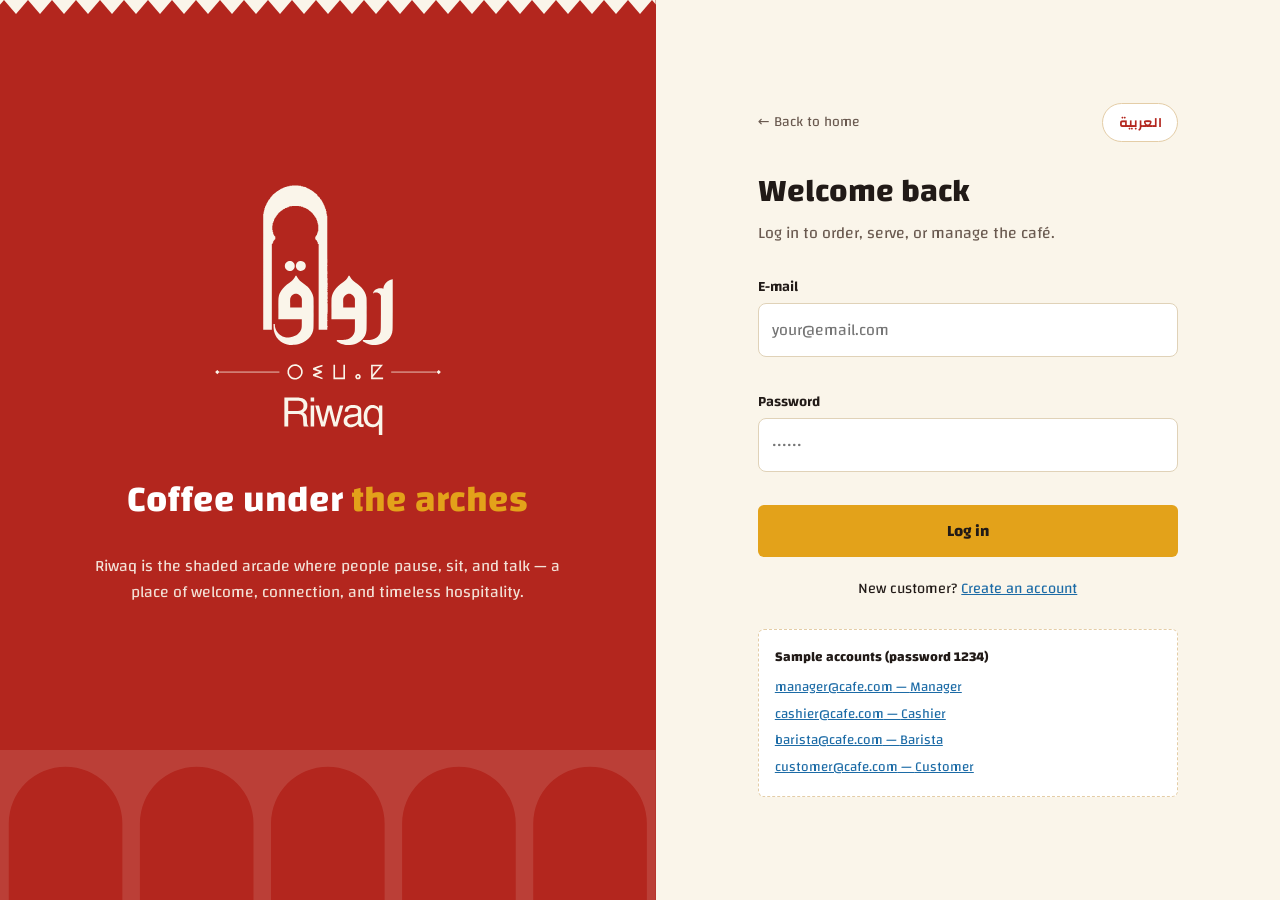
<file: admin/users.html>
<!DOCTYPE html>
<html lang="en">
<head>
  <meta charset="UTF-8">
  <meta name="viewport" content="width=device-width, initial-scale=1.0">
  <title data-i18n="users.title">Users · Riwaq Admin</title>
  <link rel="icon" href="../img/riwaq-logo.svg">
  <link rel="preconnect" href="https://fonts.googleapis.com">
  <link rel="preconnect" href="https://fonts.gstatic.com" crossorigin>
  <link href="https://fonts.googleapis.com/css2?family=Changa:wght@400;500;600;700&family=Kufam:wght@400;500;600;700;800&family=Noto+Sans+Tifinagh&display=swap" rel="stylesheet">
  <link rel="stylesheet" href="../css/style.css">
  <script src="../js/shared/i18n.js"></script>
</head>
<body data-root="../">
<div class="admin-layout">

  <!-- ===== Sidebar (same on every admin page) ===== -->
  <aside class="sidebar">
    <a class="brand" href="dashboard.html"><img src="../img/riwaq-lockup-light.svg" alt="Riwaq · رواق · ⵔⵉⵡⴰⵇ"></a>
    <div class="kilim-strip"></div>
    <nav>
      <div class="section" data-i18n="nav.overview">Overview</div>
      <a href="dashboard.html" data-i18n="nav.dashboard">Dashboard</a>
      <a href="reports.html" data-i18n="nav.reports">Reports</a>
      <div class="section" data-i18n="nav.manage">Manage</div>
      <a href="users.html" class="active" data-i18n="nav.users">Users</a>
      <a href="menu-admin.html" data-i18n="nav.menu">Menu</a>
      <a href="inventory.html" data-i18n="nav.inventory">Inventory</a>
      <div class="section" data-i18n="nav.operations">Operations</div>
      <a href="../cashier/orders.html" data-i18n="nav.orders">Orders</a>
      <a href="../barista/kitchen.html" data-i18n="nav.kitchen">Kitchen</a>
    </nav>
    <div class="me">
      <div class="who" data-user-name></div>
      <div class="role" data-user-role></div>
      <div class="me-actions">
        <button class="btn btn-ghost btn-sm" data-lang-toggle>العربية</button>
        <button class="btn btn-ghost btn-sm" data-logout data-i18n="logout">Log out</button>
      </div>
    </div>
  </aside>

  <!-- ===== Page ===== -->
  <main class="main">
    <header class="page-head">
      <div>
        <h1 data-i18n="users.heading">Staff accounts</h1>
        <p class="sub" data-i18n="users.sub">Add, edit, or remove the people who run the café.</p>
      </div>
      <div class="actions">
        <button class="btn btn-primary" id="add-user-btn" data-i18n="users.add">+ Add staff</button>
      </div>
    </header>

    <section class="card">
      <div class="toolbar">
        <div class="field grow">
          <label for="user-search" data-i18n="users.search">Search</label>
          <input id="user-search" type="search" placeholder="Name or e-mail" data-i18n-placeholder="users.searchPh">
        </div>
        <div class="field">
          <label for="role-filter" data-i18n="field.role">Role</label>
          <select id="role-filter">
            <option value="staff" data-i18n="users.allStaff">All staff</option>
            <option value="manager" data-i18n="role.manager">Manager</option>
            <option value="cashier" data-i18n="role.cashier">Cashier</option>
            <option value="barista" data-i18n="role.barista">Barista</option>
            <option value="customer" data-i18n="users.customers">Customers</option>
          </select>
        </div>
      </div>

      <div class="table-wrap">
        <table class="data">
          <thead>
            <tr>
              <th data-i18n="th.name">Name</th><th data-i18n="th.email">E-mail</th><th data-i18n="th.phone">Phone</th>
              <th data-i18n="th.role">Role</th><th data-i18n="th.joined">Joined</th><th></th>
            </tr>
          </thead>
          <tbody id="users-body"></tbody>
        </table>
      </div>
      <div id="users-empty" class="empty" hidden>
        <div class="kilim-strip"></div>
        <span data-i18n="users.empty">No accounts match your search.</span>
      </div>
    </section>
  </main>
</div>

<!-- ===== Add / edit modal ===== -->
<div class="modal-backdrop" id="user-modal" role="dialog" aria-modal="true" aria-labelledby="modal-title">
  <div class="modal">
    <div class="roofline-strip"></div>
    <div class="modal-body">
      <h2 id="modal-title">Add staff</h2>
      <form id="user-form" novalidate>
        <input type="hidden" name="id">
        <div class="field">
          <label for="u-name" data-i18n="field.fullName">Full name</label>
          <input id="u-name" name="name" type="text" placeholder="Your full name" data-i18n-placeholder="ph.name">
          <div class="error"></div>
        </div>
        <div class="form-row">
          <div class="field">
            <label for="u-email" data-i18n="field.email">E-mail</label>
            <input id="u-email" name="email" type="email" placeholder="your@email.com" data-i18n-placeholder="ph.email">
            <div class="error"></div>
          </div>
          <div class="field">
            <label for="u-phone" data-i18n="field.phone">Phone</label>
            <input id="u-phone" name="phone" type="tel" placeholder="09XXXXXXXX" data-i18n-placeholder="ph.phone">
            <div class="error"></div>
          </div>
        </div>
        <div class="form-row">
          <div class="field">
            <label for="u-role" data-i18n="field.role">Role</label>
            <select id="u-role" name="role">
              <option value="cashier" data-i18n="role.cashier">Cashier</option>
              <option value="barista" data-i18n="role.barista">Barista</option>
              <option value="manager" data-i18n="role.manager">Manager</option>
            </select>
            <div class="error"></div>
          </div>
          <div class="field">
            <label for="u-password" data-i18n="field.password">Password</label>
            <input id="u-password" name="password" type="password">
            <div class="hint" id="pw-hint">At least 4 characters.</div>
            <div class="error"></div>
          </div>
        </div>
        <div class="modal-foot">
          <button type="button" class="btn btn-ghost" id="cancel-user" data-i18n="btn.cancel">Cancel</button>
          <button type="submit" class="btn btn-primary" data-i18n="btn.save">Save</button>
        </div>
      </form>
    </div>
  </div>
</div>

<div class="toast" id="toast"></div>

<script src="../js/shared/storage.js"></script>
<script src="../js/shared/auth.js"></script>
<script>guard(["manager"]);</script>
<script src="../js/admin/users.js"></script>
</body>
</html>
</file>
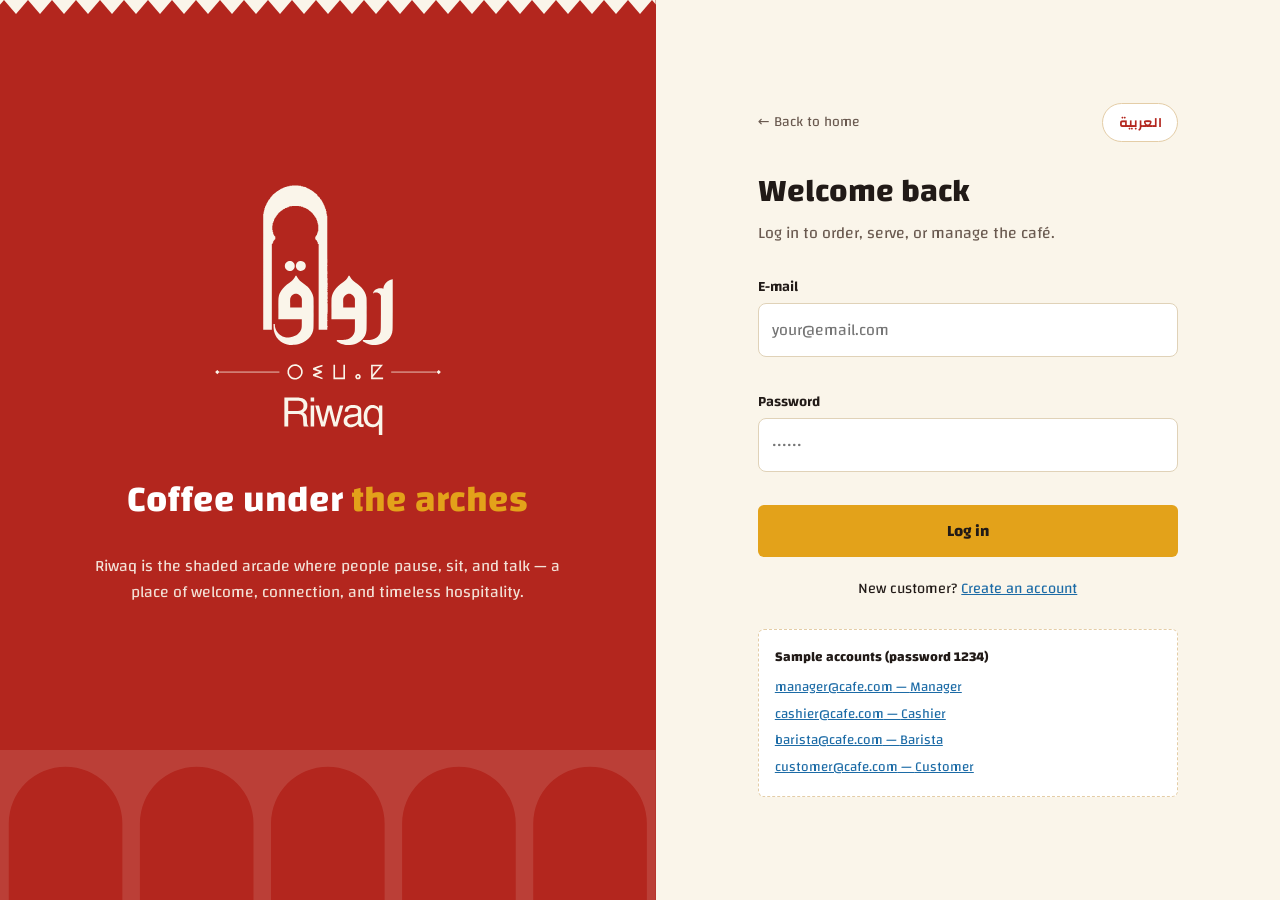
<file: barista/kitchen.html>
<!DOCTYPE html>
<html lang="en">
<head>
  <meta charset="UTF-8">
  <meta name="viewport" content="width=device-width, initial-scale=1.0">
  <title data-i18n="kitchen.title">Kitchen · Riwaq</title>
  <link rel="icon" href="../img/riwaq-logo.svg">
  <link rel="preconnect" href="https://fonts.googleapis.com">
  <link rel="preconnect" href="https://fonts.gstatic.com" crossorigin>
  <link href="https://fonts.googleapis.com/css2?family=Changa:wght@400;500;600;700&family=Kufam:wght@400;500;600;700;800&family=Noto+Sans+Tifinagh&display=swap" rel="stylesheet">
  <link rel="stylesheet" href="../css/style.css">
  <script src="../js/shared/i18n.js"></script>
</head>
<body data-root="../" data-layout="staff" data-page="kitchen" data-roles="barista">
<div class="admin-layout">
  <!-- Sidebar is added here by js/shared/layout.js -->

  <main class="main">
    <header class="page-head">
      <div>
        <h1 data-i18n="kitchen.heading">Kitchen queue</h1>
        <p class="sub" data-i18n="kitchen.sub">Move each order from Pending to Preparing to Ready.</p>
      </div>
      <div class="actions">
        <button type="button" class="btn btn-outline btn-sm" id="kitchenRefresh" data-i18n="kitchen.refresh">Refresh</button>
      </div>
    </header>

    <!-- Status filter tabs + live counters -->
    <section class="kitchen-toolbar" aria-label="Kitchen order filters">
      <div class="kitchen-filters" role="group" aria-label="Filter by status">
        <button type="button" class="btn btn-sm btn-primary active" data-filter="active" data-i18n="kitchen.filterActive">Active queue</button>
        <button type="button" class="btn btn-sm btn-outline" data-filter="pending" data-i18n="kitchen.filterPending">Pending</button>
        <button type="button" class="btn btn-sm btn-outline" data-filter="preparing" data-i18n="kitchen.filterPreparing">Preparing</button>
        <button type="button" class="btn btn-sm btn-outline" data-filter="ready" data-i18n="kitchen.filterReady">Ready</button>
      </div>
      <div class="kitchen-stats">
        <span class="badge badge-pending" id="countPending">0</span>
        <span class="badge badge-preparing" id="countPreparing">0</span>
        <span class="badge badge-ready" id="countReady">0</span>
      </div>
    </section>

    <!-- Orders grid -->
    <section id="kitchenQueue" class="kitchen-grid" aria-live="polite"></section>
  </main>
</div>

<script src="../js/shared/storage.js"></script>
<script src="../js/shared/auth.js"></script>
<script src="../js/shared/layout.js"></script>
<script src="../js/barista/kitchen.js"></script>
</body>
</html>
</file>
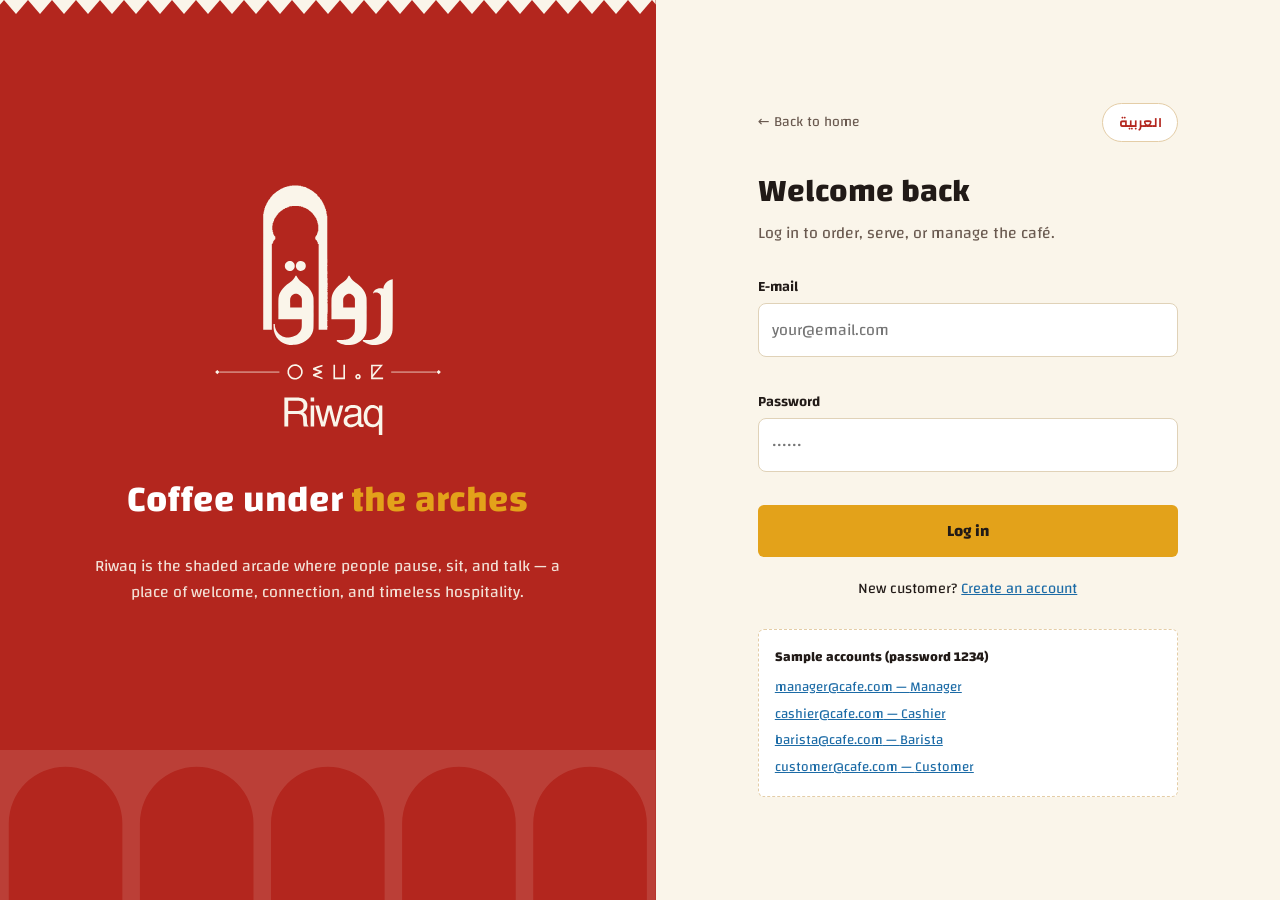
<file: cashier/bill.html>
<!DOCTYPE html>
<html lang="en">
<head>
  <meta charset="UTF-8">
  <meta name="viewport" content="width=device-width, initial-scale=1.0">
  <title data-i18n="bill.title">Bill · Riwaq</title>
  <link rel="icon" href="../img/riwaq-logo.svg">
  <link rel="preconnect" href="https://fonts.googleapis.com">
  <link rel="preconnect" href="https://fonts.gstatic.com" crossorigin>
  <link href="https://fonts.googleapis.com/css2?family=Changa:wght@400;500;600;700&family=Kufam:wght@400;500;600;700;800&family=Noto+Sans+Tifinagh&display=swap" rel="stylesheet">
  <link rel="stylesheet" href="../css/style.css">
  <style>
    /* ---- Front-of-house pages (M3 · Shaima) ----
       Fonts (Changa / Kufam) now come from css/style.css for every page. */
    /* Header: show the role badge only, not the user name */
    .navbar .nav-user .name { display: none; }
    /* "hidden" must always hide, even on boxes that set display: flex/grid */
    [hidden] { display: none !important; }
  </style>
  <script src="../js/shared/i18n.js"></script>
  <style>
    /* ---- styles only for this page ---- */
    .bill-layout { display: flex; flex-wrap: wrap; gap: 28px; align-items: flex-start; }

    /* The receipt itself is styled in css/style.css (.receipt) — orders.html uses it too */
    .bill-layout .receipt { flex: 1 1 360px; max-width: 460px; }

    /* Payment panel */
    .pay-panel { flex: 1 1 300px; max-width: 420px; position: sticky; top: 24px; }
    .pay-panel h2 { font-size: 1.4rem; margin: 0 0 4px; }
    .pay-panel .due { display: flex; justify-content: space-between; align-items: baseline; margin: 6px 0 18px; padding: 12px 14px; background: var(--lime); border-radius: var(--radius-ui); }
    .pay-panel .due .value { font-family: var(--font-head); font-size: 1.8rem; color: var(--red); font-variant-numeric: tabular-nums; }
    .pay-panel fieldset { border: 0; padding: 0; margin: 0 0 16px; }
    .pay-panel legend { font-weight: 700; font-size: .95rem; margin-bottom: 8px; padding: 0; }
    .method { display: grid; grid-template-columns: 1fr 1fr; gap: 10px; }
    .method input { position: absolute; opacity: 0; pointer-events: none; }
    .method label {
      display: flex; flex-direction: column; align-items: center; gap: 2px; text-align: center; cursor: pointer;
      padding: 12px 8px; border: 1px solid #CDB48C; border-radius: var(--radius-ui); background: var(--white); font-weight: 700;
    }
    .method label small { font-weight: 400; color: var(--muted); font-size: .8rem; }
    .method input:checked + label { border: 2px solid var(--green); background: #E5F0EA; color: var(--green); }
    .method input:focus-visible + label { outline: 3px solid var(--blue); outline-offset: 2px; }
    .quick { display: flex; flex-wrap: wrap; gap: 6px; margin-top: 8px; }
    .quick button { font: inherit; font-size: .88rem; cursor: pointer; padding: 4px 12px; border-radius: 999px; border: 1px solid #CDB48C; background: var(--card); color: var(--ink); }
    .quick button:focus-visible { outline: 3px solid var(--blue); outline-offset: 2px; }
    .change { display: flex; justify-content: space-between; align-items: baseline; font-weight: 700; margin: 4px 0 16px; }
    .change .value { font-size: 1.3rem; color: var(--green); font-variant-numeric: tabular-nums; }
    [dir="rtl"] #cash-given { direction: ltr; text-align: right; }
    .pay-panel .btn { width: 100%; min-height: 46px; }
    #print-btn { margin-top: 10px; }
    .pay-panel .done { margin: 0 0 16px; padding: 12px 14px; border-radius: var(--radius-ui); background: #E5F0EA; color: var(--green); font-weight: 600; }
    .pay-panel .done.cancelled { background: #FBE9E7; color: var(--red-dark); }

    /* No order chosen: list of unpaid orders */
    .choose table.data td:last-child { text-align: end; }

    @media print {
      body, .main { background: #fff !important; }
      .main { padding: 0 !important; }
      .main > .page-head, .pay-panel, .toast, .choose { display: none !important; }
      .bill-layout { display: block; }
      .bill-layout .receipt { max-width: 80mm; margin: 0 auto; border: 0; box-shadow: none; padding: 0; }
      .receipt, .receipt * { -webkit-print-color-adjust: exact; print-color-adjust: exact; }
      @page { margin: 8mm; }
    }
  </style>
</head>
<body data-root="../" data-layout="staff" data-page="orders" data-roles="cashier,manager">
<div class="admin-layout">
  <!-- Sidebar is added here by js/shared/layout.js (links depend on the role) -->

  <main class="main">
    <header class="page-head">
      <div>
        <h1 data-i18n="bill.heading">Bill &amp; payment</h1>
        <p class="sub" data-i18n="bill.sub">Take the payment and print the receipt.</p>
      </div>
      <div class="actions"><a class="btn btn-ghost" href="orders.html" data-i18n="bill.back">← Back to orders</a></div>
    </header>

    <!-- ===== Page content (M3 · Shaima) — filled by js/cashier/bill.js ===== -->

    <!-- No ?id= in the address: pick an unpaid order -->
    <section class="card choose" id="choose" hidden>
      <div class="card-head"><h2 data-i18n="bill.choose">Choose an order</h2><small data-i18n="bill.chooseSub">Orders that are not paid yet.</small></div>
      <div id="choose-list"></div>
    </section>

    <div class="bill-layout" id="bill" hidden>
      <article class="receipt" id="receipt" aria-live="polite"><!-- the printed bill --></article>

      <aside class="card pay-panel" id="pay-panel" aria-labelledby="pay-title">
        <h2 id="pay-title" data-i18n="pay.title">Payment</h2>
        <div id="pay-done" class="done" hidden></div>

        <form id="pay-form" novalidate>
          <div class="due"><span data-i18n="pay.due">Amount due</span><span class="value" id="pay-due">0</span></div>
          <fieldset>
            <legend data-i18n="pay.method">Payment method</legend>
            <div class="method">
              <input type="radio" name="method" id="m-cash" value="cash" checked>
              <label for="m-cash"><span data-i18n="pay.cash">Cash</span><small data-i18n="pay.cashHint">Count the cash</small></label>
              <input type="radio" name="method" id="m-card" value="card">
              <label for="m-card"><span data-i18n="pay.card">Card</span><small data-i18n="pay.cardHint">Card machine</small></label>
            </div>
          </fieldset>

          <div id="cash-part">
            <div class="field">
              <label for="cash-given" data-i18n="pay.received">Cash received</label>
              <input id="cash-given" name="given" type="number" inputmode="decimal" min="0" step="0.5">
              <div class="quick" id="quick"></div>
              <div class="error"></div>
            </div>
            <div class="change"><span data-i18n="pay.change">Change to give</span><span class="value" id="change">0</span></div>
          </div>

          <button type="submit" class="btn btn-secondary" id="pay-btn" data-i18n="pay.confirm">Confirm payment &amp; print</button>
        </form>

        <button type="button" class="btn btn-outline" id="print-btn" data-i18n="pay.print">Print bill</button>
      </aside>
    </div>

    <section class="card empty" id="not-found" hidden>
      <div class="kilim-strip"></div>
      <p id="not-found-text"></p>
      <a class="btn btn-outline" href="orders.html" data-i18n="bill.back">← Back to orders</a>
    </section>
  </main>
</div>

<div class="toast" id="toast" role="status" aria-live="polite"></div>

<script src="../js/shared/storage.js"></script>
<script src="../js/shared/auth.js"></script>
<script src="../js/shared/layout.js"></script>
<script src="../js/shared/menu-common.js"></script>
<script src="../js/cashier/bill.js"></script>
</body>
</html>
</file>
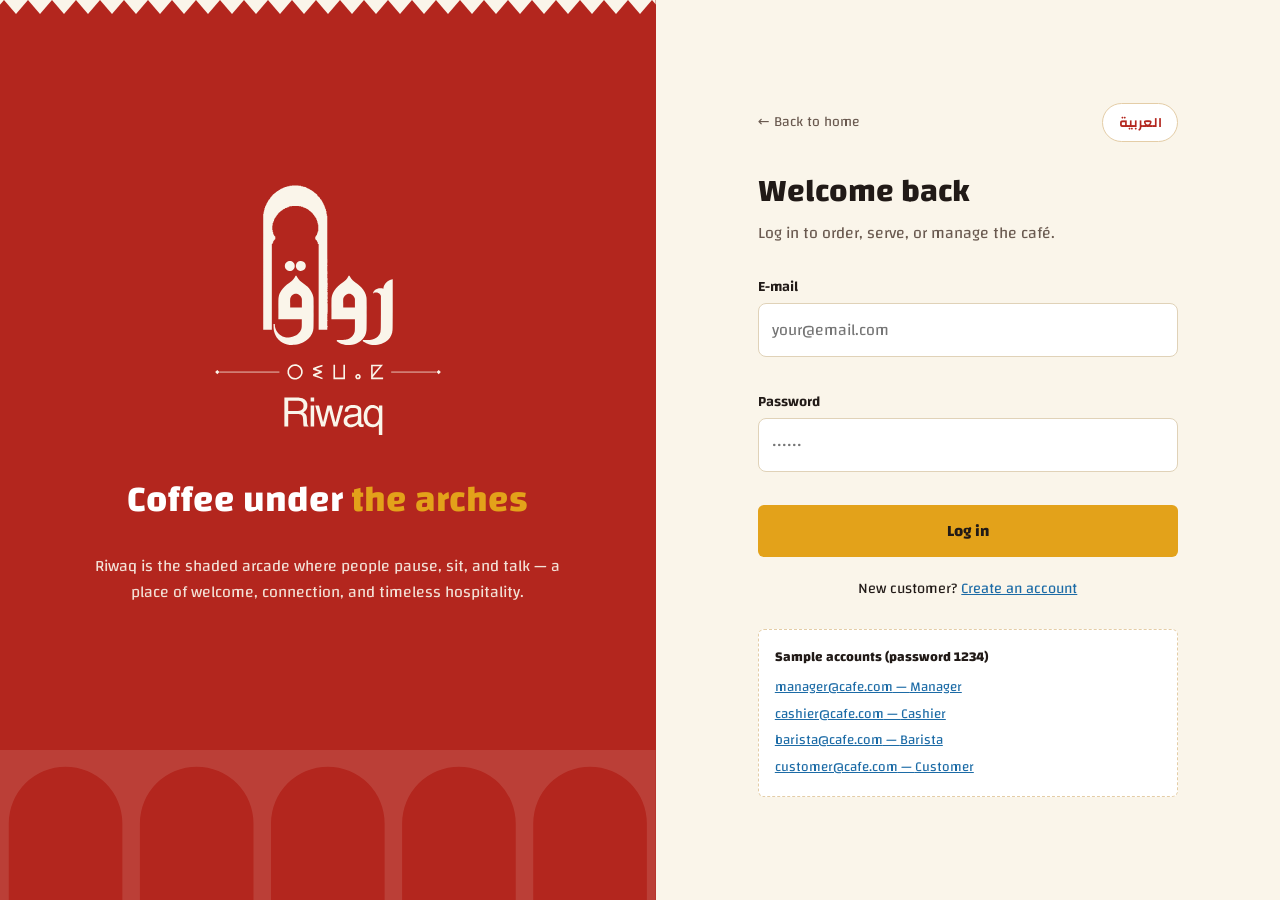
<file: cashier/orders.html>
<!DOCTYPE html>
<html lang="en">
<head>
  <meta charset="UTF-8">
  <meta name="viewport" content="width=device-width, initial-scale=1.0">
  <title data-i18n="orders.title">Orders · Riwaq</title>
  <link rel="icon" href="../img/riwaq-logo.svg">
  <link rel="preconnect" href="https://fonts.googleapis.com">
  <link rel="preconnect" href="https://fonts.gstatic.com" crossorigin>
  <link href="https://fonts.googleapis.com/css2?family=Changa:wght@400;500;600;700&family=Kufam:wght@400;500;600;700;800&family=Noto+Sans+Tifinagh&display=swap" rel="stylesheet">
  <link rel="stylesheet" href="../css/style.css">
  <style>
    /* ---- Front-of-house pages (M3 · Shaima) ----
       Fonts (Changa / Kufam) now come from css/style.css for every page. */
    /* Header: show the role badge only, not the user name */
    .navbar .nav-user .name { display: none; }
    /* "hidden" must always hide, even on boxes that set display: flex/grid */
    [hidden] { display: none !important; }
  </style>
  <script src="../js/shared/i18n.js"></script>
  <style>
    /* ---- styles only for this page ---- */

    /* Tabs: New · In the kitchen · Ready · Done */
    .filter-tabs { display: flex; gap: 8px; flex-wrap: wrap; margin-bottom: 18px; }
    .filter-tabs button {
      font: inherit; font-weight: 600; cursor: pointer; min-height: 44px;
      background: var(--card); color: var(--ink);
      border: 1px solid #CDB48C; border-radius: 999px; padding: 0 18px;
    }
    .filter-tabs button .n {
      display: inline-block; min-width: 1.6em; margin-inline-start: 6px; padding: 0 6px; border-radius: 999px;
      background: var(--lime); color: var(--ink); font-size: .85rem; text-align: center;
    }
    .filter-tabs button[aria-pressed="true"] { background: var(--red); border-color: var(--red); color: var(--lime); }
    .filter-tabs button[aria-pressed="true"] .n { background: var(--lime); color: var(--red); }
    .filter-tabs button:focus-visible { outline: 3px solid var(--blue); outline-offset: 2px; }

    /* Order cards */
    .order-grid { display: grid; grid-template-columns: repeat(auto-fill, minmax(270px, 1fr)); gap: 16px; }
    .order-card { display: flex; flex-direction: column; gap: 10px; }
    .order-card.is-cancelled { opacity: .65; }
    .order-card .top { display: flex; justify-content: space-between; align-items: center; gap: 10px; }
    .order-card h2 { font-size: 1.4rem; margin: 0; line-height: 1.2; }
    .order-card .meta { margin: 0; color: var(--muted); font-size: .9rem; }
    .order-card .meta b { color: var(--ink); font-weight: 600; }
    .badge-new { background: var(--red); color: var(--lime); }
    .order-lines { list-style: none; margin: 0; padding: 8px 0; border-top: 1px dashed #DCCBAA; border-bottom: 1px dashed #DCCBAA; }
    .order-card .order-lines li { display: block; padding: 3px 0; border: 0; }   /* "2 × Matcha Latte" on one line */
    .order-lines li b { color: var(--red); }
    .order-card .note { margin: 0; padding: 6px 10px; background: var(--lime); border-radius: 4px; font-size: .88rem; color: var(--muted); }
    .order-card .total { display: flex; justify-content: space-between; align-items: baseline; font-weight: 700; }
    .order-card .total .value { color: var(--red); font-size: 1.25rem; font-variant-numeric: tabular-nums; }
    .order-card .actions { display: flex; flex-direction: column; align-items: center; gap: 6px; margin-top: auto; }
    .order-card .actions .btn { width: 100%; min-height: 44px; }
    .order-card .link-btn {
      padding: 2px 4px; border: 0; background: none; cursor: pointer;
      font: inherit; font-size: .88rem; color: var(--muted); text-decoration: underline;
    }
    .order-card .link-btn:hover { color: var(--red); }
    .order-card .link-btn:focus-visible { outline: 3px solid var(--blue); outline-offset: 2px; }
    .orders-empty { text-align: center; padding: 40px 16px; color: var(--muted); }

    /* Receipt popup (after "Confirm & print receipt"). The receipt is styled in style.css. */
    .receipt-modal { max-width: 440px; max-height: calc(100vh - 2rem); display: flex; flex-direction: column; }
    .receipt-modal .modal-body { overflow-y: auto; padding: 1.25rem; }
    .receipt-modal .receipt { box-shadow: none; }
    .receipt-modal .modal-foot { margin-top: 1rem; }
    .sr-only { position: absolute; width: 1px; height: 1px; overflow: hidden; clip: rect(0 0 0 0); white-space: nowrap; }

    /* Printing from this page prints only the receipt */
    @media print {
      body { background: #fff !important; }
      .admin-layout, .toast, #walk-modal { display: none !important; }
      #receipt-modal { position: static; display: block; padding: 0; background: none; }
      #receipt-modal .modal { max-width: 80mm; max-height: none; margin: 0 auto; box-shadow: none; background: #fff; }
      #receipt-modal .roofline-strip, #receipt-modal .modal-foot { display: none; }
      #receipt-modal .modal-body { padding: 0; overflow: visible; }
      #receipt-modal .receipt { border: 0; padding: 0; }
      .receipt, .receipt * { -webkit-print-color-adjust: exact; print-color-adjust: exact; }
      @page { margin: 8mm; }
    }
    .order-card .btn.is-confirmed { border-color: var(--green); color: var(--green); background: #E5F0EA; opacity: 1; cursor: default; }

    /* Walk-in order form (modal) */
    .walk-modal { max-width: 640px; max-height: calc(100vh - 2rem); display: flex; flex-direction: column; }
    .walk-modal .modal-body { overflow-y: auto; }
    .walk-type { display: grid; grid-template-columns: 1fr 1fr; gap: 10px; margin-bottom: 1rem; }
    .walk-type input { position: absolute; opacity: 0; pointer-events: none; }
    .walk-type label {
      display: block; text-align: center; padding: 10px; cursor: pointer; font-weight: 700;
      background: var(--white); border: 1px solid #CDB48C; border-radius: var(--radius-ui);
    }
    .walk-type input:checked + label { border: 2px solid var(--green); background: #E5F0EA; color: var(--green); }
    .walk-type input:focus-visible + label { outline: 3px solid var(--blue); outline-offset: 2px; }
    .walk-items { max-height: 290px; overflow-y: auto; border: 1px solid var(--line); border-radius: 8px; background: var(--white); }
    .walk-items h3 { margin: 0; padding: 8px 12px 4px; font-size: .8rem; letter-spacing: .08em; text-transform: uppercase; color: var(--muted); background: var(--card); position: sticky; top: 0; }
    [dir="rtl"] .walk-items h3 { letter-spacing: 0; }
    .walk-row { display: flex; align-items: center; justify-content: space-between; gap: 10px; padding: 8px 12px; border-bottom: 1px solid #F1E8D6; }
    .walk-row .nm { font-weight: 600; }
    .walk-row .pr { color: var(--muted); font-size: .85rem; }
    .walk-row .stepper button { width: 34px; height: 34px; }
    .walk-row .stepper .qty { min-width: 28px; }
    .walk-sum { display: flex; justify-content: space-between; align-items: baseline; margin: 12px 0 4px; font-weight: 700; }
    .walk-sum .value { color: var(--red); font-size: 1.3rem; }
    .walk-error { color: var(--red); font-size: .85rem; min-height: 1.2em; margin: 0 0 6px; }
    .field textarea {
      width: 100%; padding: .6rem .85rem; font: 1rem var(--font-body); color: var(--ink); resize: vertical; min-height: 56px;
      background: var(--white); border: 1.5px solid var(--line); border-radius: 8px;
    }
    .field textarea:focus { outline: none; border-color: var(--red); box-shadow: 0 0 0 3px rgba(179, 38, 30, .12); }
    [dir="rtl"] #walk-table { direction: ltr; text-align: right; }

  </style>
</head>
<body data-root="../" data-layout="staff" data-page="orders" data-roles="cashier,manager">
<div class="admin-layout">
  <!-- Sidebar is added here by js/shared/layout.js (links depend on the role) -->

  <main class="main">
    <header class="page-head">
      <div>
        <h1 data-i18n="orders.heading">Orders</h1>
        <p class="sub" data-i18n="orders.sub">Confirm new orders, then take the payment and print the bill when they are ready.</p>
      </div>
      <div class="actions"><button type="button" class="btn btn-primary" id="new-order" data-i18n="orders.new">New walk-in order</button></div>
    </header>

    <!-- ===== Page content (M3 · Shaima) — filled by js/cashier/orders.js ===== -->
    <div class="filter-tabs" id="filter-tabs" role="group" aria-label="Show orders" data-i18n-aria="cash.filter"><!-- filled by orders.js --></div>

    <section class="order-grid" id="order-grid" aria-live="polite"><!-- order cards --></section>
    <p class="card orders-empty" id="orders-empty" hidden></p>
  </main>
</div>

<!-- ===== New walk-in order ===== -->
<div class="modal-backdrop" id="walk-modal" role="dialog" aria-modal="true" aria-labelledby="walk-title">
  <div class="modal walk-modal">
    <div class="roofline-strip"></div>
    <div class="modal-body">
      <h2 id="walk-title" data-i18n="walk.title">New walk-in order</h2>
      <form id="walk-form" novalidate>
        <div class="walk-type" role="radiogroup">
          <input type="radio" name="type" id="walk-dine" value="dine-in" checked>
          <label for="walk-dine" data-i18n="type.dine-in">Dine-in</label>
          <input type="radio" name="type" id="walk-take" value="takeaway">
          <label for="walk-take" data-i18n="type.takeaway">Takeaway</label>
        </div>
        <div class="form-row">
          <div class="field">
            <label for="walk-name"><span data-i18n="walk.name">Customer name</span> <span class="opt" data-i18n="field.optional">(optional)</span></label>
            <input id="walk-name" name="name" type="text" maxlength="40" placeholder="Walk-in customer" data-i18n-placeholder="ph.walkName">
          </div>
          <div class="field" id="walk-table-field">
            <label for="walk-table" data-i18n="cart.table">Table number</label>
            <input id="walk-table" name="table" type="number" inputmode="numeric" min="1" max="50" placeholder="1–50">
            <div class="error"></div>
          </div>
        </div>

        <div class="field">
          <label for="walk-find" data-i18n="walk.items">Items</label>
          <input id="walk-find" type="search" autocomplete="off" placeholder="Find an item…" data-i18n-placeholder="ph.itemSearch">
        </div>
        <div class="walk-items" id="walk-items"><!-- filled by orders.js --></div>
        <div class="walk-sum"><span data-i18n="order.total">Total</span><span class="value" id="walk-total">0</span></div>
        <p class="walk-error" id="walk-error" role="alert"></p>

        <div class="field">
          <label for="walk-note"><span data-i18n="cart.note">Note for the barista</span> <span class="opt" data-i18n="field.optional">(optional)</span></label>
          <textarea id="walk-note" name="note" maxlength="200" placeholder="Less sugar, oat milk…" data-i18n-placeholder="ph.note"></textarea>
        </div>

        <div class="modal-foot">
          <button type="button" class="btn btn-ghost" id="walk-close" data-i18n="walk.close">Close</button>
          <button type="submit" class="btn btn-secondary" data-i18n="walk.create">Send to the kitchen</button>
        </div>
      </form>
    </div>
  </div>
</div>

<!-- ===== Receipt popup: shown after "Confirm & print receipt" ===== -->
<div class="modal-backdrop" id="receipt-modal" role="dialog" aria-modal="true" aria-labelledby="receipt-title">
  <div class="modal receipt-modal">
    <div class="roofline-strip"></div>
    <div class="modal-body">
      <h2 id="receipt-title" class="sr-only" data-i18n="rc.title">Receipt</h2>
      <article class="receipt" id="receipt"><!-- filled by orders.js (receiptHtml in menu-common.js) --></article>
      <div class="modal-foot">
        <button type="button" class="btn btn-ghost" id="receipt-done" data-i18n="rc.done">Done</button>
        <button type="button" class="btn btn-primary" id="receipt-print" data-i18n="rc.printAgain">Print again</button>
      </div>
    </div>
  </div>
</div>

<div class="toast" id="toast" role="status" aria-live="polite"></div>

<script src="../js/shared/storage.js"></script>
<script src="../js/shared/auth.js"></script>
<script src="../js/shared/layout.js"></script>
<script src="../js/shared/menu-common.js"></script>
<script src="../js/cashier/orders.js"></script>
</body>
</html>
</file>
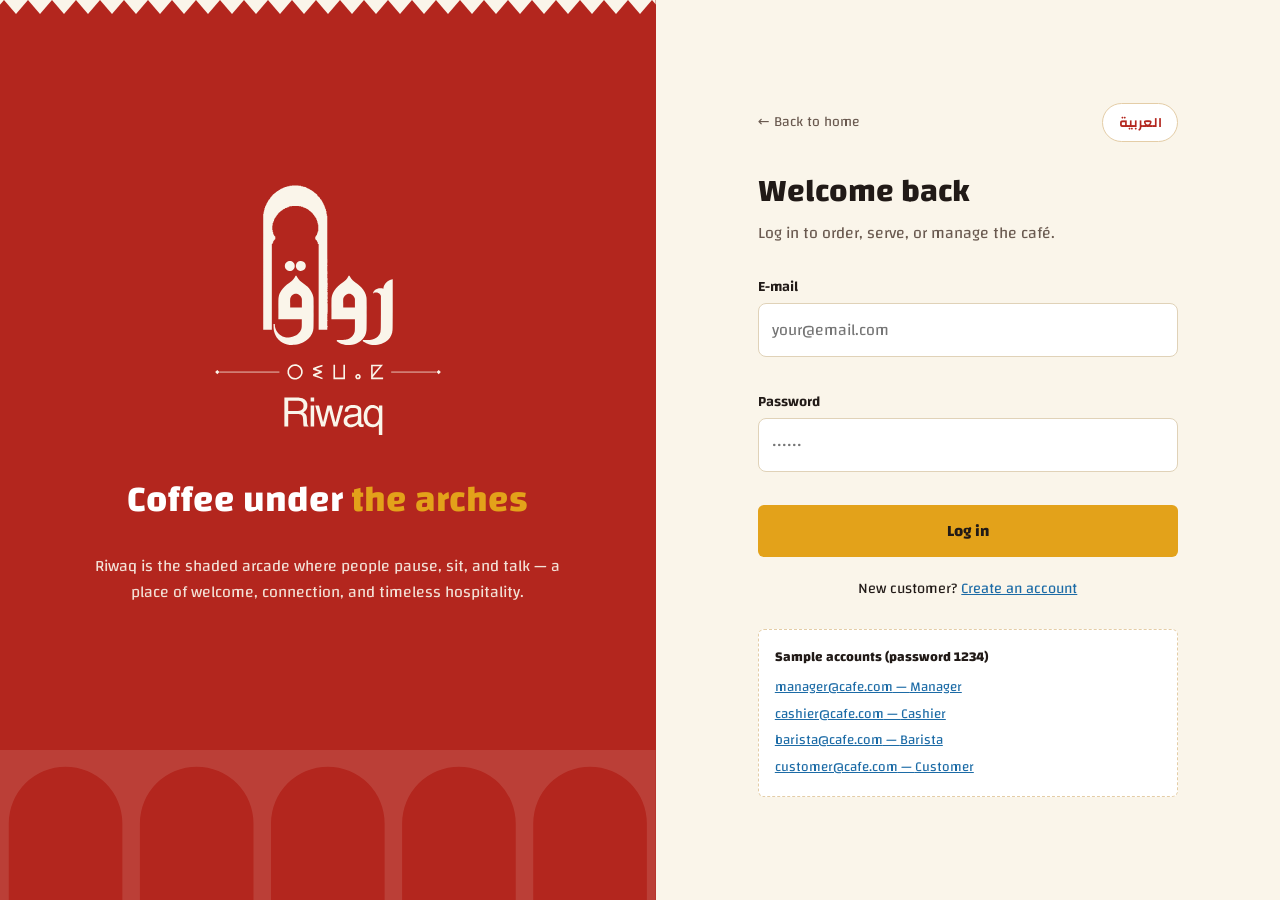
<file: customer/cart.html>
<!DOCTYPE html>
<html lang="en">
<head>
  <meta charset="UTF-8">
  <meta name="viewport" content="width=device-width, initial-scale=1.0">
  <title data-i18n="cart.title">Cart · Riwaq Café</title>
  <link rel="icon" href="../img/riwaq-logo.svg">
  <link rel="preconnect" href="https://fonts.googleapis.com">
  <link rel="preconnect" href="https://fonts.gstatic.com" crossorigin>
  <link href="https://fonts.googleapis.com/css2?family=Changa:wght@400;500;600;700&family=Kufam:wght@400;500;600;700;800&family=Noto+Sans+Tifinagh&display=swap" rel="stylesheet">
  <link rel="stylesheet" href="../css/style.css">
  <style>
    /* ---- Front-of-house pages (M3 · Shaima) ----
       Fonts (Changa / Kufam) now come from css/style.css for every page. */
    /* Header: show the role badge only, not the user name */
    .navbar .nav-user .name { display: none; }
    /* "hidden" must always hide, even on boxes that set display: flex/grid */
    [hidden] { display: none !important; }
  </style>
  <script src="../js/shared/i18n.js"></script>
  <style>
    /* ---- styles only for this page ---- */
    .cart-page { max-width: 1240px; }
    .cart-layout { display: flex; flex-wrap: wrap; gap: 32px; align-items: flex-start; }
    .cart-items { flex: 999 1 560px; min-width: 0; }

    /* One row per cart line */
    .cart-list { list-style: none; margin: 0; padding: 0; background: var(--card); border: 1px solid var(--line); border-radius: var(--radius-ui); }
    .cart-row {
      display: grid; grid-template-columns: 84px 1fr auto auto; align-items: center; gap: 16px;
      padding: 16px 18px; border-bottom: 1px solid #EFE4CF;
    }
    .cart-row:last-child { border-bottom: 0; }
    .cart-row .thumb { width: 84px; height: 92px; border-radius: 42px 42px 4px 4px; background: var(--lime); overflow: hidden; }
    .cart-row .thumb { display: grid; place-items: center; }
    .cart-row .thumb .item-photo { display: none; width: 100%; height: 100%; object-fit: cover; }
    .cart-row .thumb .item-photo.loaded { display: block; }
    .cart-row .thumb .item-photo.loaded + .item-placeholder { display: none; }
    .cart-row .thumb .item-placeholder { display: grid; place-items: center; color: #B9A17A; }
    .cart-row .thumb .ph-logo { width: 28px; opacity: .3; }
    .cart-row .thumb .ph-icon { display: none; }
    .cart-row h2 { font-size: 1.15rem; margin: 0 0 2px; }
    .cart-row .unit { margin: 0; color: var(--muted); font-size: .9rem; }
    .cart-row .line-total { font-weight: 700; color: var(--red); min-width: 70px; text-align: end; font-variant-numeric: tabular-nums; }
    .cart-row .remove {
      margin-top: 6px; padding: 0; border: 0; background: none; cursor: pointer;
      font: inherit; font-size: .85rem; color: var(--muted); text-decoration: underline;
    }
    .cart-row .remove:hover { color: var(--red); }
    .cart-row .remove:focus-visible { outline: 3px solid var(--blue); outline-offset: 2px; }
    .cart-row.unavailable .thumb { opacity: .45; }
    .cart-row .warn { display: inline-block; margin-top: 4px; font-size: .8rem; font-weight: 700; color: var(--red-dark); }
    .continue { display: inline-block; margin-top: 16px; font-weight: 500; }

    /* Checkout panel */
    .order-panel fieldset { border: 0; padding: 0; margin: 0 0 16px; }
    .order-panel legend { font-weight: 700; font-size: .95rem; margin-bottom: 8px; padding: 0; }
    .type-choice { display: grid; grid-template-columns: 1fr 1fr; gap: 10px; }
    .type-choice label {
      display: flex; flex-direction: column; align-items: center; gap: 2px; text-align: center;
      padding: 12px 8px; border: 1px solid #CDB48C; border-radius: var(--radius-ui);
      background: var(--white); cursor: pointer; font-weight: 700;
    }
    .type-choice label small { font-weight: 400; color: var(--muted); font-size: .8rem; }
    .type-choice input { position: absolute; opacity: 0; pointer-events: none; }
    .type-choice input:checked + label { border: 2px solid var(--green); background: #E5F0EA; color: var(--green); }
    .type-choice input:focus-visible + label { outline: 3px solid var(--blue); outline-offset: 2px; }
    .order-panel .field textarea {
      width: 100%; padding: .7rem .85rem; font: 1rem var(--font-body); color: var(--ink); resize: vertical;
      background: var(--white); border: 1.5px solid var(--line); border-radius: 8px; min-height: 70px;
    }
    .order-panel .field textarea:focus { outline: none; border-color: var(--red); box-shadow: 0 0 0 3px rgba(179, 38, 30, .12); }
    .place-order { width: 100%; min-height: 48px; }
    .place-order:disabled { background: #E5F0EA; color: var(--green); border-color: #BCD8C9; opacity: 1; }   /* "✓ Order sent" */
    [dir="rtl"] #table { direction: ltr; text-align: right; }   /* numbers read left-to-right */

    /* Empty cart / order placed */
    .cart-message { text-align: center; padding: 48px 24px; }
    .cart-message .kilim-strip { width: 120px; margin: 0 auto 16px; }
    .cart-message h2 { font-size: 1.6rem; }
    .cart-message p { color: var(--muted); margin: 0 auto 20px; max-width: 46ch; }
    .cart-message .actions { display: flex; gap: 10px; justify-content: center; flex-wrap: wrap; }
    .cart-message .order-no { font-family: var(--font-head); font-size: 2.4rem; color: var(--red); margin: 4px 0 8px; }

    @media (max-width: 560px) {
      .cart-row { grid-template-columns: 64px 1fr auto; gap: 12px; }
      .cart-row .thumb { width: 64px; height: 70px; }
      .cart-row .stepper { grid-column: 2; justify-self: start; }
      .cart-row .line-total { grid-column: 3; grid-row: 2; }
    }
  </style>
</head>
<body data-root="../" data-layout="site" data-page="cart" data-customer-only data-roles="customer">
<!-- Navbar + footer are added by js/shared/layout.js -->

  <main class="container site-main cart-page">
    <header class="page-head">
      <div>
        <h1 data-i18n="cart.heading">Your cart</h1>
        <p class="sub" data-i18n="cart.sub">Check your order, choose dine-in or takeaway, then place it.</p>
      </div>
    </header>

    <!-- Shown when the cart is empty -->
    <section class="card cart-message" id="cart-empty" hidden>
      <div class="kilim-strip"></div>
      <h2 data-i18n="cart.emptyTitle">Your cart is empty</h2>
      <p data-i18n="cart.emptyText">Browse the menu and add a drink or something sweet to start an order.</p>
      <div class="actions">
        <a class="btn btn-primary" href="menu.html" data-i18n="cart.browse">Browse the menu</a>
        <a class="btn btn-outline" href="my-orders.html" data-i18n="cart.myOrders">My orders</a>
      </div>
    </section>

    <!-- Shown after the order is placed -->
    <section class="card cart-message" id="cart-done" hidden>
      <div class="kilim-strip"></div>
      <h2 data-i18n="cart.doneTitle">Thank you — your order is in!</h2>
      <div class="order-no" id="done-number"></div>
      <p id="done-text"></p>
      <div class="actions">
        <a class="btn btn-secondary" href="my-orders.html" data-i18n="cart.track">Track my order</a>
        <a class="btn btn-outline" href="menu.html" data-i18n="cart.backMenu">Back to the menu</a>
      </div>
    </section>

    <div class="cart-layout" id="cart-main" hidden>
      <section class="cart-items" data-i18n-aria="cart.itemsLabel" aria-label="Items in your cart">
        <ul class="cart-list" id="cart-list"><!-- filled by cart.js --></ul>
        <a class="continue" href="menu.html" data-i18n="cart.continue">← Continue shopping</a>
      </section>

      <aside class="order-panel" data-i18n-aria="cart.checkout" aria-label="Checkout">
        <h2 data-i18n="cart.checkout">Checkout</h2>
        <p class="count" id="cart-count" aria-live="polite"></p>

        <div id="cart-alert" class="alert" role="alert" hidden></div>

        <form id="checkout-form" novalidate>
          <fieldset>
            <legend data-i18n="cart.howLegend">How would you like it?</legend>
            <div class="type-choice">
              <input type="radio" name="type" id="type-dine" value="dine-in" checked>
              <label for="type-dine"><span data-i18n="type.dine-in">Dine-in</span><small data-i18n="cart.dineHint">We bring it to your table</small></label>
              <input type="radio" name="type" id="type-take" value="takeaway">
              <label for="type-take"><span data-i18n="type.takeaway">Takeaway</span><small data-i18n="cart.takeHint">Pick it up at the counter</small></label>
            </div>
          </fieldset>

          <div class="field" id="table-field">
            <label for="table" data-i18n="cart.table">Table number</label>
            <input id="table" name="table" type="number" inputmode="numeric" min="1" max="50" placeholder="1–50">
            <div class="hint" data-i18n="cart.tableHint">You'll find it on the card on your table.</div>
            <div class="error"></div>
          </div>

          <div class="field">
            <label for="note"><span data-i18n="cart.note">Note for the barista</span> <span class="opt" data-i18n="field.optional">(optional)</span></label>
            <textarea id="note" name="note" maxlength="200" placeholder="Less sugar, oat milk…" data-i18n-placeholder="ph.note"></textarea>
          </div>

          <div class="order-total">
            <span class="label" data-i18n="order.total">Total</span>
            <span class="value" id="cart-total">0</span>
          </div>

          <button type="submit" class="btn btn-primary place-order" id="place-order" data-i18n="cart.place">Place order</button>
          <p class="note" data-i18n="cart.payNote">You pay at the counter when your order is ready.</p>
        </form>
      </aside>
    </div>
  </main>

<script src="../js/shared/storage.js"></script>
<script src="../js/shared/auth.js"></script>
<script src="../js/shared/layout.js"></script>
<script src="../js/shared/menu-common.js"></script>
<script src="../js/customer/cart.js"></script>
</body>
</html>
</file>
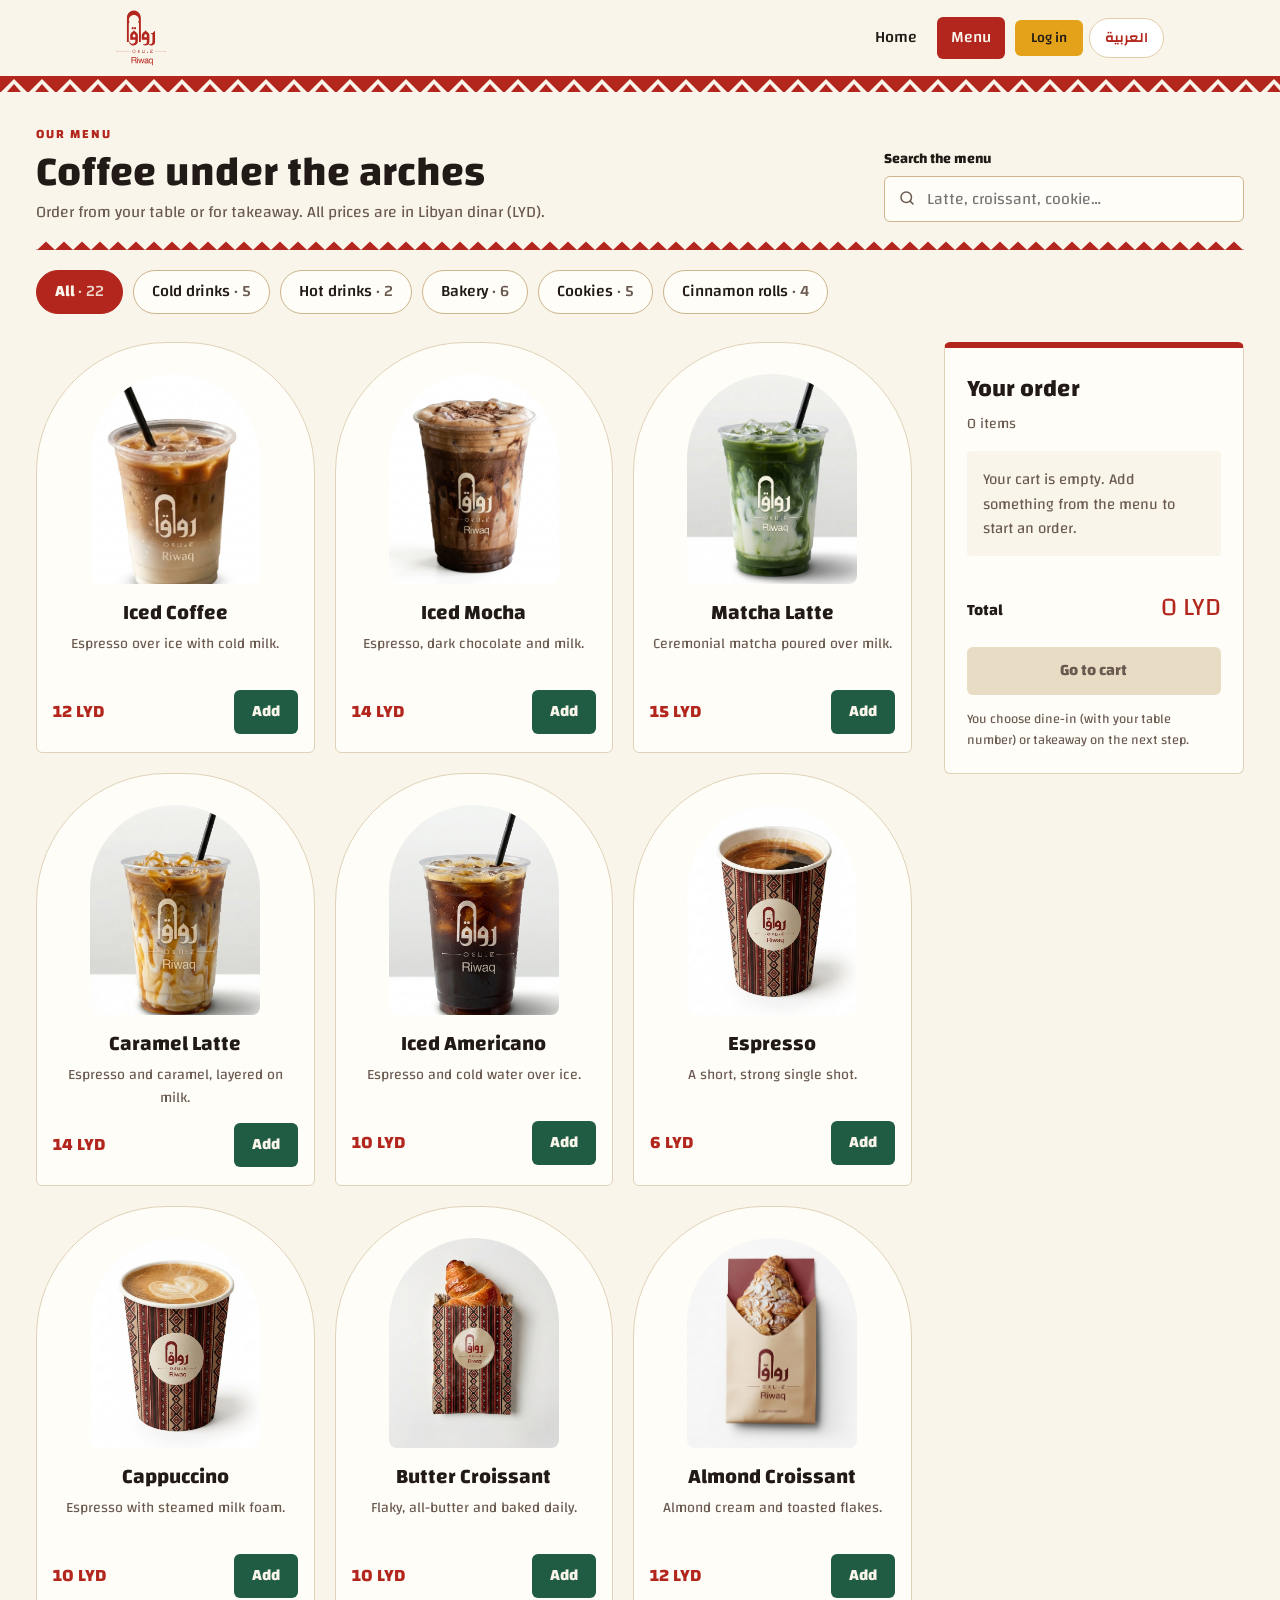
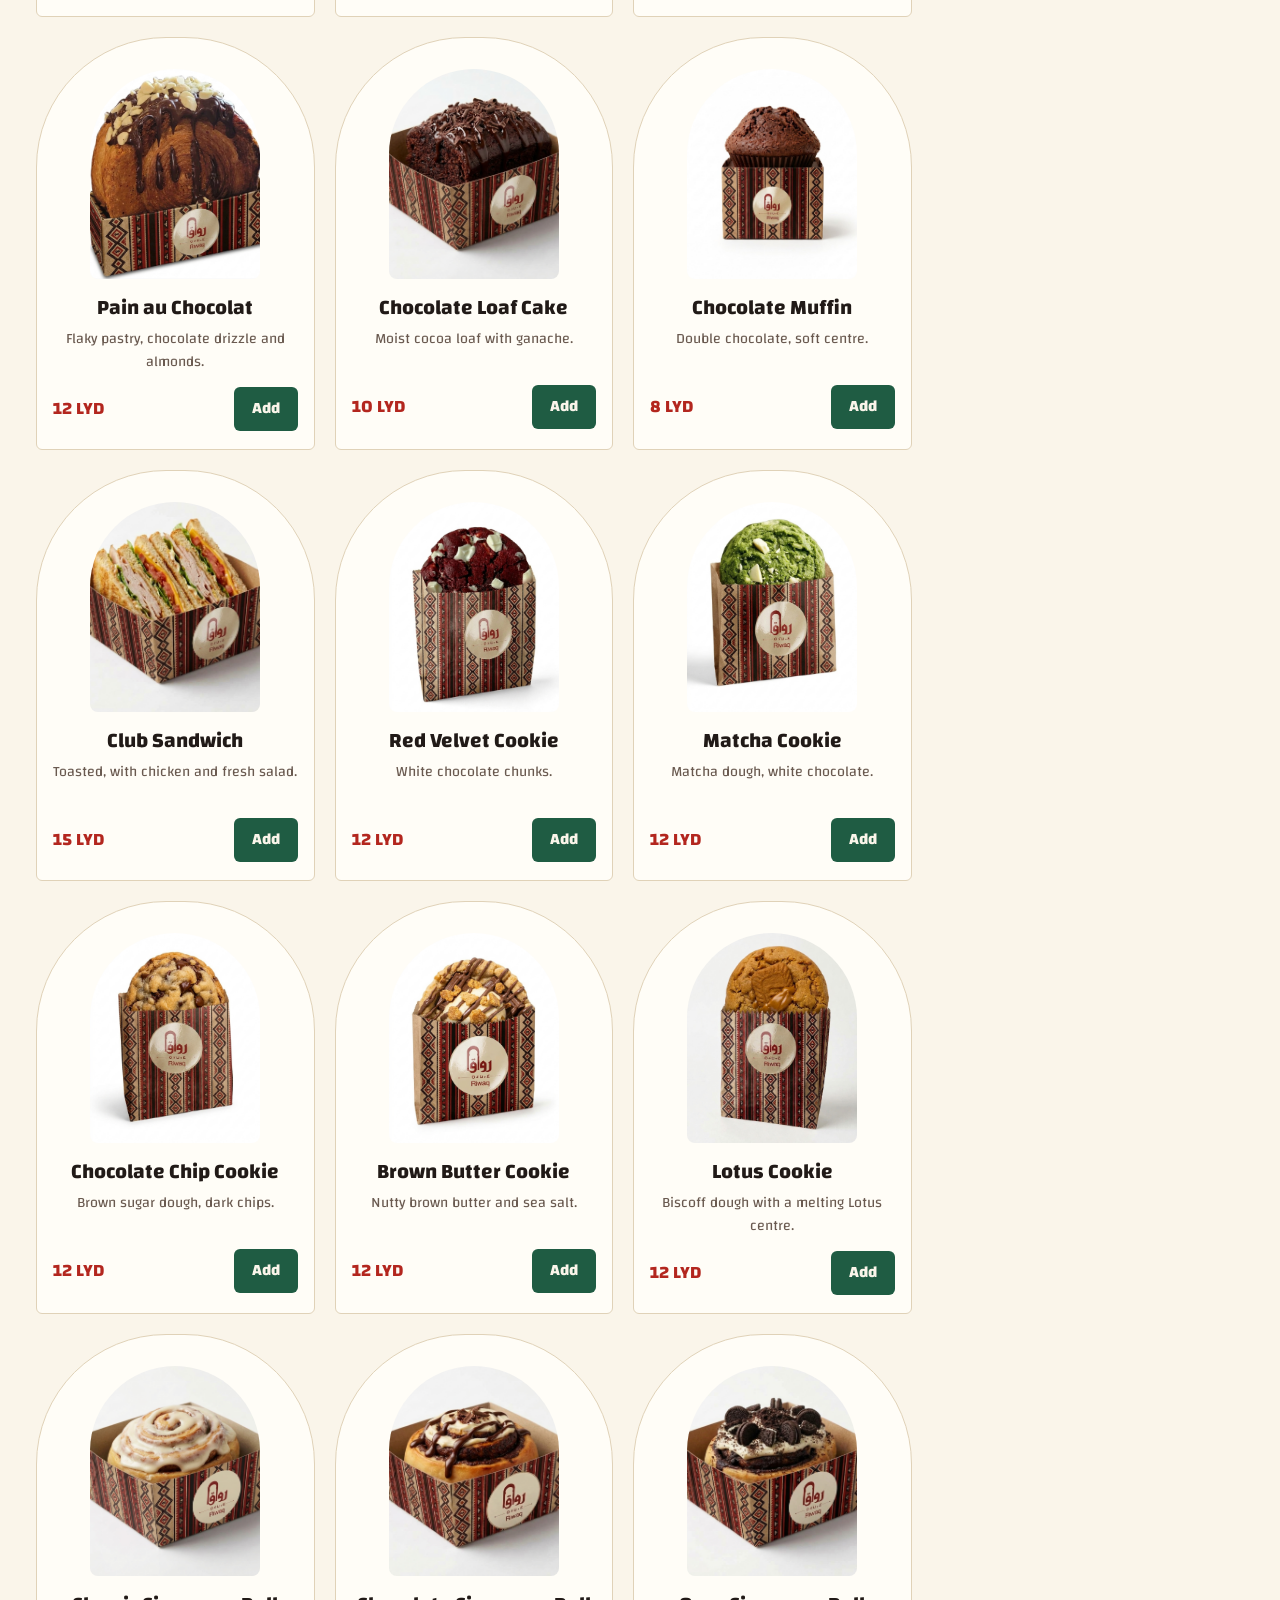
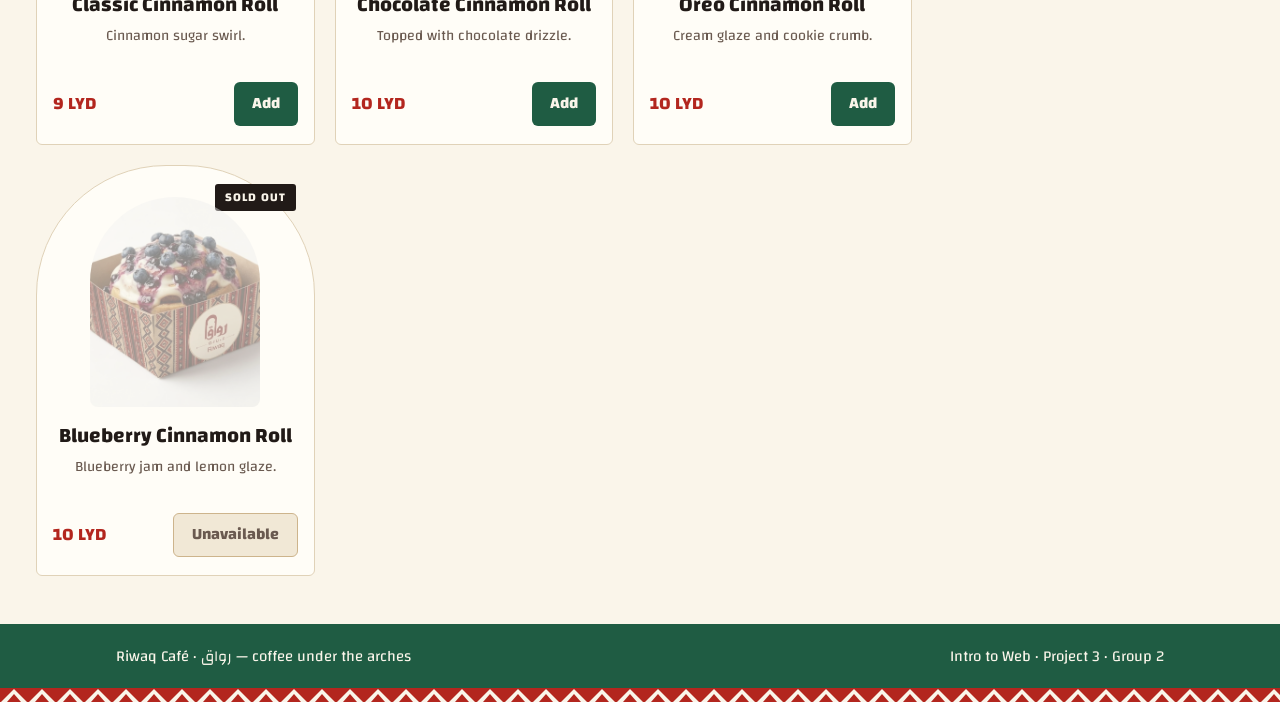
<file: customer/menu.html>
<!DOCTYPE html>
<html lang="en">
<head>
  <meta charset="UTF-8">
  <meta name="viewport" content="width=device-width, initial-scale=1.0">
  <title data-i18n="menu.title">Menu · Riwaq Café</title>
  <link rel="icon" href="../img/riwaq-logo.svg">
  <link rel="preconnect" href="https://fonts.googleapis.com">
  <link rel="preconnect" href="https://fonts.gstatic.com" crossorigin>
  <link href="https://fonts.googleapis.com/css2?family=Changa:wght@400;500;600;700&family=Kufam:wght@400;500;600;700;800&family=Noto+Sans+Tifinagh&display=swap" rel="stylesheet">
  <link rel="stylesheet" href="../css/style.css">
  <style>
    /* ---- Front-of-house pages (M3 · Shaima) ----
       Fonts (Changa / Kufam) now come from css/style.css for every page. */
    /* Header: show the role badge only, not the user name */
    .navbar .nav-user .name { display: none; }
    /* "hidden" must always hide, even on boxes that set display: flex/grid */
    [hidden] { display: none !important; }
  </style>
  <script src="../js/shared/i18n.js"></script>
  <style>
    /* ---- styles only for this page ---- */
    .menu-page { max-width: 1240px; }

    /* Heading: title on one side, search on the other */
    .menu-page > .page-head .eyebrow {
      font-size: .8rem; font-weight: 700; letter-spacing: .14em; text-transform: uppercase;
      color: var(--red); margin-bottom: 6px;
    }
    .menu-page > .page-head h1 { font-size: 2.6rem; line-height: 1.1; }
    .menu-page > .page-head .sub { max-width: 56ch; }
    .menu-search { flex: 0 1 360px; min-width: 240px; margin-bottom: 14px; }
    .menu-search label { display: block; font-weight: 700; font-size: .9rem; margin-bottom: 6px; }
    .menu-search .box { position: relative; }
    .menu-search svg { position: absolute; top: 13px; inset-inline-start: 14px; pointer-events: none; }
    .menu-search input {
      width: 100%; height: 46px; padding: 0 14px; padding-inline-start: 42px;
      font: inherit; color: var(--ink); background: var(--card);
      border: 1px solid #CDB48C; border-radius: var(--radius-ui);
    }
    .menu-search input:focus { outline: 3px solid var(--blue); outline-offset: 1px; }

    /* Category pills */
    .cat-pills { display: flex; flex-wrap: wrap; gap: 10px; margin-bottom: 28px; }
    .cat-pills button {
      min-height: 44px; padding: 0 18px; border-radius: 999px; cursor: pointer;
      font: inherit; font-weight: 500; color: var(--ink);
      background: var(--card); border: 1px solid #CDB48C;
    }
    .cat-pills button .n { color: var(--muted); }
    .cat-pills button[aria-pressed="true"] { background: var(--red); border-color: var(--red); color: var(--lime); font-weight: 700; }
    .cat-pills button[aria-pressed="true"] .n { color: inherit; opacity: .85; font-weight: 500; }
    .cat-pills button:focus-visible { outline: 3px solid var(--blue); outline-offset: 2px; }

    /* Items + order panel side by side, stacked on small screens */
    .menu-layout { display: flex; flex-wrap: wrap; gap: 32px; align-items: flex-start; }
    .menu-items { flex: 999 1 600px; min-width: 0; }
    .item-grid { display: grid; grid-template-columns: repeat(auto-fill, minmax(230px, 1fr)); gap: 20px; }

    /* Arched item card (the riwaq arch) */
    .item-card {
      position: relative; display: flex; flex-direction: column; align-items: center; gap: 6px;
      text-align: center; padding: 26px 16px 18px;
      background: var(--card); border: 1px solid var(--line); border-radius: 130px 130px 6px 6px;
    }
    .item-card .art { width: 200px; height: 220px; }
    .item-card.sold-out .art { opacity: .45; }
    /* Item photo (img/menu/…), cropped to the same arch as the placeholder */
    .item-card .art { display: grid; place-items: center; }
    .item-card .art .item-photo { display: none; width: 170px; height: 210px; object-fit: cover; border-radius: 85px 85px 8px 8px; }
    .item-card .art .item-photo.loaded { display: block; }
    .item-card .art .item-photo.loaded + .item-placeholder { display: none; }
    /* Placeholder until a photo is added: an arch with a faded logo */
    .item-placeholder {
      display: grid; place-items: center; align-content: center; gap: 10px;
      width: 170px; height: 210px; border-radius: 85px 85px 8px 8px;
      background: var(--lime); border: 1.5px dashed #CDB48C; color: #B9A17A;
    }
    .item-placeholder .ph-logo { width: 56px; opacity: .28; }
    .item-card h2 { font-size: 1.3rem; line-height: 1.2; margin: 6px 0 0; }
    .item-card .desc { margin: 0; color: var(--muted); font-size: .9rem; min-height: 44px; }
    .item-card .foot { display: flex; align-items: center; justify-content: space-between; gap: 8px; width: 100%; margin-top: 8px; }
    .item-card .price { color: var(--red); font-weight: 700; font-size: 1.1rem; }
    .item-card .tag {
      position: absolute; top: 18px; inset-inline-end: 18px;
      background: var(--ink); color: var(--lime); font-size: .75rem; font-weight: 700;
      letter-spacing: .08em; text-transform: uppercase; padding: 4px 10px; border-radius: 3px;
    }
    .no-results { padding: 48px 24px; text-align: center; color: var(--muted); border: 1px dashed #CDB48C; border-radius: var(--radius-ui); }
    .no-results .big { margin: 0 0 4px; font-family: var(--font-head); font-size: 1.4rem; color: var(--ink); }
    .no-results p { margin: 0; }

    @media (max-width: 820px) {
      .order-panel { position: static; }
      .menu-page > .page-head h1 { font-size: 2rem; }
    }
  </style>
</head>
<body data-root="../" data-layout="site" data-page="menu" data-customer-only>
<!-- Navbar + footer are added by js/shared/layout.js -->

  <main class="container site-main menu-page">
    <header class="page-head">
      <div>
        <div class="eyebrow" data-i18n="menu.eyebrow">Our menu</div>
        <h1 data-i18n="menu.heading">Coffee under the arches</h1>
        <p class="sub" data-i18n="menu.sub">Order from your table or for takeaway. All prices are in Libyan dinar (LYD).</p>
      </div>
      <div class="menu-search">
        <label for="menu-search" data-i18n="menu.search">Search the menu</label>
        <div class="box">
          <svg width="18" height="18" viewBox="0 0 24 24" fill="none" stroke="#6A5A50" stroke-width="2" stroke-linecap="round" aria-hidden="true"><circle cx="11" cy="11" r="7"/><path d="M20 20l-3.5-3.5"/></svg>
          <input id="menu-search" type="search" autocomplete="off" placeholder="Latte, croissant, cookie…" data-i18n-placeholder="ph.menuSearch">
        </div>
      </div>
    </header>

    <div class="cat-pills" id="cat-pills" role="group" data-i18n-aria="menu.categories" aria-label="Categories"><!-- filled by menu.js --></div>

    <div class="menu-layout">
      <section class="menu-items" data-i18n-aria="menu.items" aria-label="Menu items">
        <div class="no-results" id="no-results" hidden>
          <p class="big" id="no-results-title"></p>
          <p data-i18n="menu.noResultsHint">Try another word, or pick a different category.</p>
        </div>
        <div class="item-grid" id="item-grid"><!-- filled by menu.js --></div>
      </section>

      <aside class="order-panel" id="order" data-i18n-aria="order.title" aria-label="Your order">
        <h2 data-i18n="order.title">Your order</h2>
        <p class="count" id="order-count" aria-live="polite"></p>
        <p class="empty-note" id="order-empty" data-i18n="order.empty">Your cart is empty. Add something from the menu to start an order.</p>
        <ul class="order-lines" id="order-lines"></ul>
        <div class="order-total">
          <span class="label" data-i18n="order.total">Total</span>
          <span class="value" id="order-total">0</span>
        </div>
        <a class="go-cart" id="go-cart" href="cart.html"></a>
        <p class="note" data-i18n="order.note">You choose dine-in (with your table number) or takeaway on the next step.</p>
      </aside>
    </div>
  </main>

<script src="../js/shared/storage.js"></script>
<script src="../js/shared/auth.js"></script>
<script src="../js/shared/layout.js"></script>
<script src="../js/shared/menu-common.js"></script>
<script src="../js/customer/menu.js"></script>
</body>
</html>
</file>
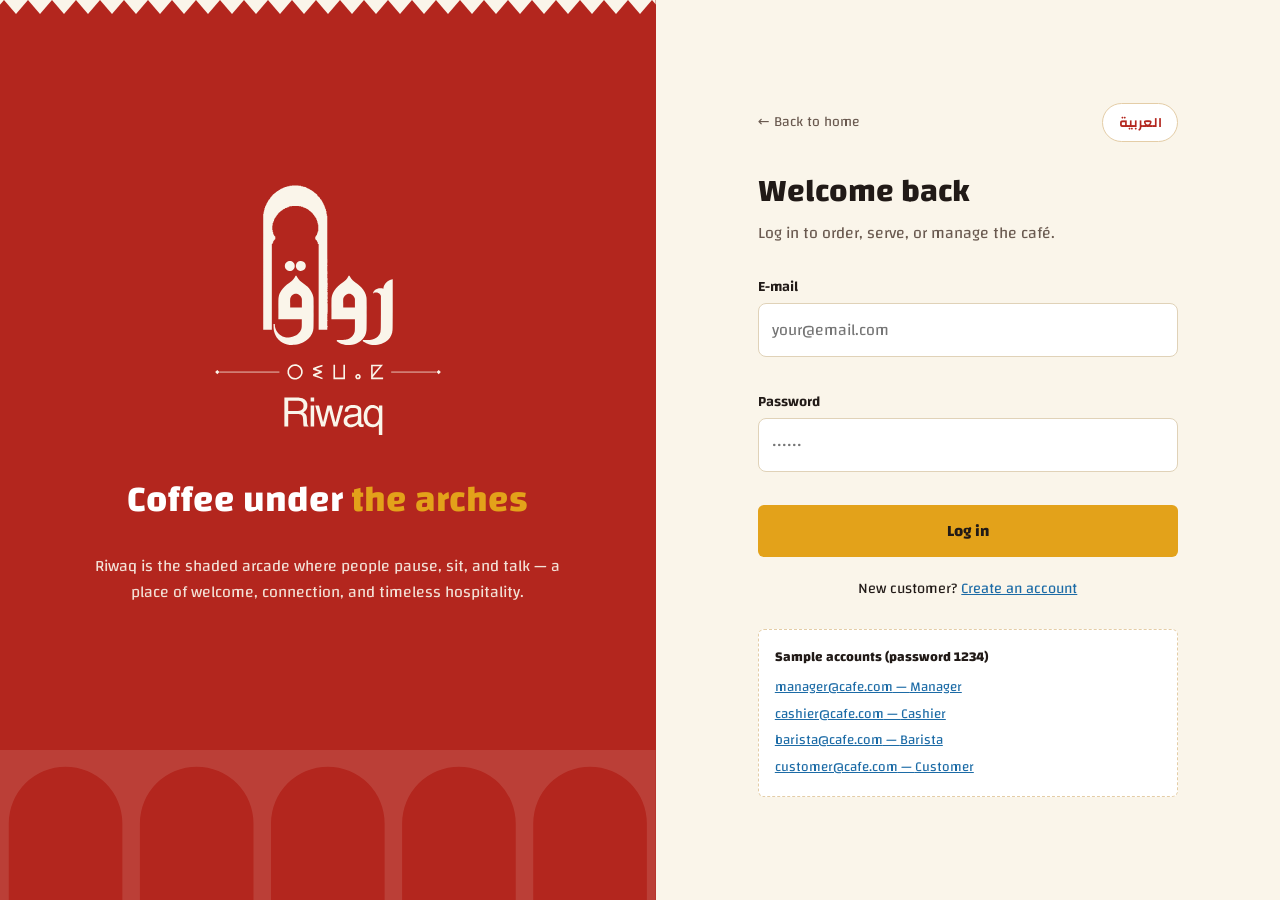
<file: customer/my-orders.html>
<!DOCTYPE html>
<html lang="en">
<head>
  <meta charset="UTF-8">
  <meta name="viewport" content="width=device-width, initial-scale=1.0">
  <title data-i18n="myOrders.title">My Orders · Riwaq Café</title>
  <link rel="icon" href="../img/riwaq-logo.svg">
  <link rel="preconnect" href="https://fonts.googleapis.com">
  <link rel="preconnect" href="https://fonts.gstatic.com" crossorigin>
  <link href="https://fonts.googleapis.com/css2?family=Changa:wght@400;500;600;700&family=Kufam:wght@400;500;600;700;800&family=Noto+Sans+Tifinagh&display=swap" rel="stylesheet">
  <link rel="stylesheet" href="../css/style.css">
  <style>
    /* ---- Front-of-house pages (M3 · Shaima) ----
       Fonts (Changa / Kufam) now come from css/style.css for every page. */
    /* Header: show the role badge only, not the user name */
    .navbar .nav-user .name { display: none; }
    /* "hidden" must always hide, even on boxes that set display: flex/grid */
    [hidden] { display: none !important; }
  </style>
  <script src="../js/shared/i18n.js"></script>
  <style>
    /* ---- styles only for this page ---- */
    .filter-tabs { display: flex; gap: 8px; flex-wrap: wrap; }
    .filter-tabs button {
      font: inherit; font-weight: 500; cursor: pointer;
      background: var(--card); color: var(--ink);
      border: 1px solid var(--line); border-radius: 999px; padding: 7px 18px;
    }
    .filter-tabs button.active { background: var(--red); border-color: var(--red); color: var(--lime); }
    .filter-tabs button:focus-visible { outline: 3px solid var(--blue); outline-offset: 2px; }

    #orders-list { display: grid; gap: 16px; margin-bottom: 24px; }
    .order-head { display: flex; justify-content: space-between; align-items: start; gap: 12px; }

    /* status tracker: Pending → Preparing → Ready → Completed */
    .tracker {
      list-style: none; display: flex; margin: 14px 0 4px; padding: 0;
    }
    .tracker li {
      flex: 1; text-align: center; font-size: 0.82rem; color: var(--muted);
      position: relative; padding-top: 18px;
    }
    .tracker .dot {
      position: absolute; top: 0; left: 50%; transform: translateX(-50%);
      width: 12px; height: 12px; border-radius: 50%;
      background: var(--line); border: 2px solid var(--line);
    }
    .tracker li::before {           /* connecting line */
      content: ""; position: absolute; top: 7px; left: -50%;
      width: 100%; height: 2px; background: var(--line);
    }
    .tracker li:first-child::before { display: none; }
    .tracker li.done,  .tracker li.now { color: var(--ink); }
    .tracker li.done .dot { background: var(--green); border-color: var(--green); }
    .tracker li.done::before { background: var(--green); }
    .tracker li.now .dot { background: var(--saffron); border-color: var(--saffron); }
    .tracker li.now::before { background: var(--green); }
    .tracker li.now { font-weight: 700; }

    .order-items { width: 100%; border-collapse: collapse; margin-top: 12px; }
    .order-items td { padding: 6px 4px; border-bottom: 1px solid var(--line); }
    .order-items td:first-child { width: 1%; white-space: nowrap; color: var(--muted); }
    .order-items td.num { text-align: right; font-variant-numeric: tabular-nums; }
    .order-items tfoot td { border-bottom: none; font-weight: 700; }
    .order-actions { margin-top: 14px; display: flex; gap: 10px; flex-wrap: wrap; }
    .order-note { margin: 10px 0 0; padding: 8px 12px; background: var(--lime); border-radius: 4px; font-size: .9rem; color: var(--muted); }
    [dir="rtl"] .order-items td.num { text-align: left; }
    [dir="rtl"] .tracker li::before { left: auto; right: -50%; }   /* line runs right-to-left */
    .empty { padding: 48px 20px; }
    .empty p { margin-top: 0; }
  </style>
</head>
<body data-root="../" data-layout="site" data-page="my-orders" data-customer-only data-roles="customer">
<!-- Navbar + footer are added by js/shared/layout.js -->

  <main class="container site-main">
    <div class="page-head">
      <div>
        <h1 data-i18n="myOrders.heading">My Orders</h1>
        <p class="sub" id="welcome"></p>
      </div>
      <div class="filter-tabs" role="group" aria-label="Filter orders" data-i18n-aria="myOrders.filter">
        <button type="button" class="active" data-filter="active" aria-pressed="true"><span data-i18n="myOrders.active">Active</span> (<span id="count-active">0</span>)</button>
        <button type="button" data-filter="completed" aria-pressed="false" data-i18n="status.Completed">Completed</button>
        <button type="button" data-filter="all" aria-pressed="false" data-i18n="menu.all">All</button>
      </div>
    </div>

    <section id="orders-list" aria-live="polite"><!-- filled by orders.js --></section>
  </main>

  <script src="../js/shared/storage.js"></script>
  <script src="../js/shared/auth.js"></script>
  <script src="../js/shared/layout.js"></script>
  <script src="../js/shared/menu-common.js"></script>
  <script src="../js/customer/orders.js"></script>
</body>
</html>
</file>
<file: css/style.css>
/* ============================================================
   Riwaq Cafe — shared design system (style.css)
   Visual identity: Libyan heritage — Amazigh, Arab, Mediterranean
   Used by every page. Page-specific styles stay in each page.

   PART A  Team base: tokens, navbar, buttons, cards, badges, footer
   PART B  Module M1 (Yasmina): auth pages, admin layout, dashboard,
           tables, forms, modal, Arabic / RTL support
   Rule: Part B only ADDS classes. It never redefines Part A, so
   the team's pages look exactly the same as before.
   ============================================================ */

:root {
  /* Brand colours */
  --red:     #B3261E;   /* Ghadames red  - primary            */
  --green:   #1F5C43;   /* Oasis green   - secondary          */
  --blue:    #1C6BA6;   /* Sea blue      - links, info        */
  --saffron: #E3A21A;   /* Saffron       - accent, highlights */
  --lime:    #FAF5EA;   /* Lime wash     - page background    */
  --sand:    #E4CDA7;   /* Sandstone     - borders, stripes   */
  --clay:    #A65A34;   /* Clay          - small details      */
  --ink:     #211A17;   /* Kilim black   - text               */

  --muted:   #6A5A50;   /* secondary text  */
  --line:    #E0D2B8;   /* light borders   */
  --card:    #FFFDF7;   /* card background */

  /* Type */
  /* Fonts — one choice for the whole site (team decision):
     English: Changa (headings + text). Arabic: Kufam (headings + text). */
  --font-head: "Changa", "Tajawal", sans-serif;
  --font-body: "Changa", "Tajawal", system-ui, sans-serif;

  /* Shape */
  --radius-arch: 999px 999px 0 0;  /* arched top for images/cards */
  --radius-ui: 6px;

  /* ---- added for module M1 ---- */
  --red-dark: #8E1D17;             /* hover on red surfaces */
  --white:    #FFFFFF;
  --shadow:   0 1px 2px rgba(33, 26, 23, .06), 0 6px 18px rgba(33, 26, 23, .06);

  /* Arabic fonts (used when the page is switched to Arabic) */
  --font-ar-head:  "Kufam", sans-serif;
  --font-ar-body:  "Kufam", sans-serif;
  --font-tifinagh: "Noto Sans Tifinagh", sans-serif;

  /* Patterns: Ghadames roofline + kilim diamond (Visual Identity, page 7) */
  --roofline: url("data:image/svg+xml,%3Csvg xmlns='http://www.w3.org/2000/svg' width='24' height='14'%3E%3Cpath d='M0 14 L12 2 L24 14Z' fill='%23B3261E'/%3E%3C/svg%3E");
  --kilim: url("data:image/svg+xml,%3Csvg xmlns='http://www.w3.org/2000/svg' width='40' height='24'%3E%3Cpath d='M20 1 L31 12 L20 23 L9 12Z' fill='%23B3261E'/%3E%3Cpath d='M20 6 L26 12 L20 18 L14 12Z' fill='%23E3A21A'/%3E%3Cpath d='M20 9 L23 12 L20 15 L17 12Z' fill='%231F5C43'/%3E%3C/svg%3E");
  --kilim-light: url("data:image/svg+xml,%3Csvg xmlns='http://www.w3.org/2000/svg' width='40' height='24'%3E%3Cpath d='M20 1 L31 12 L20 23 L9 12Z' fill='%23FAF5EA'/%3E%3Cpath d='M20 6 L26 12 L20 18 L14 12Z' fill='%23E3A21A'/%3E%3Cpath d='M20 9 L23 12 L20 15 L17 12Z' fill='%231F5C43'/%3E%3C/svg%3E");
}

* { box-sizing: border-box; }

body {
  margin: 0;
  background: var(--lime);
  color: var(--ink);
  font-family: var(--font-body);
  font-size: 16px;
  line-height: 1.6;
}

h1, h2, h3 { font-family: var(--font-head); font-weight: 700; margin: 0 0 8px; }   /* bold headings */
h1 { font-size: 2rem; }
h2 { font-size: 1.5rem; }
a  { color: var(--blue); }

.container { max-width: 1080px; margin: 0 auto; padding: 0 16px; }

/* ---------- Kilim band (identity divider) ---------- */
.kilim-band {
  height: 14px;
  background: var(--red);
  background-image: url("data:image/svg+xml,%3Csvg xmlns='http://www.w3.org/2000/svg' width='28' height='14'%3E%3Cpath d='M14 1l13 13H1z' fill='%23FAF5EA'/%3E%3Cpath d='M14 6l7 8H7z' fill='%23B3261E'/%3E%3C/svg%3E");
  background-size: 28px 14px;
}

/* ---------- Navbar ---------- */
.navbar {
  background: var(--lime);
  border-bottom: 2px solid var(--red);
}
.navbar .container {
  display: flex;
  align-items: center;
  justify-content: space-between;
  gap: 16px;
  flex-wrap: wrap;
  padding-top: 10px;
  padding-bottom: 10px;
}
.navbar .brand img { height: 56px; display: block; }
.navbar nav { display: flex; gap: 6px; flex-wrap: wrap; align-items: center; }
.navbar nav a {
  color: var(--ink);
  text-decoration: none;
  font-weight: 500;
  padding: 8px 14px;
  border-radius: var(--radius-ui);
}
.navbar nav a:hover { background: var(--sand); }
.navbar nav a.active {
  background: var(--red);
  color: var(--lime);
}

/* ---------- Buttons ---------- */
.btn {
  display: inline-block;
  font-family: var(--font-body);
  font-size: 1rem;
  font-weight: 700;
  padding: 9px 20px;
  border-radius: var(--radius-ui);
  border: 2px solid transparent;
  cursor: pointer;
  text-decoration: none;
}
.btn-primary   { background: var(--saffron); color: var(--ink);  }
.btn-secondary { background: var(--green);   color: var(--lime); }
.btn-outline   { background: transparent;    color: var(--ink); border-color: var(--ink); }
.btn-danger    { background: transparent;    color: var(--red); border-color: var(--red); }
.btn:hover { filter: brightness(0.95); }
.btn:focus-visible { outline: 3px solid var(--blue); outline-offset: 2px; }
.btn:disabled { opacity: 0.5; cursor: not-allowed; }

/* ---------- Cards ---------- */
.card {
  background: var(--card);
  border: 1px solid var(--line);
  border-radius: var(--radius-ui);
  padding: 20px;
}

/* ---------- Status badges (order lifecycle) ---------- */
.badge {
  display: inline-block;
  padding: 3px 12px;
  border-radius: 999px;
  font-size: 0.85rem;
  font-weight: 700;
}
.badge-pending   { background: var(--sand);    color: var(--ink);  }
.badge-preparing { background: var(--saffron); color: var(--ink);  }
.badge-ready     { background: var(--blue);    color: var(--lime); }
.badge-completed { background: var(--green);   color: var(--lime); }
.badge-cancelled { background: var(--red);     color: var(--lime); }
.badge-confirmed { background: #E5F0EA;      color: var(--green); }   /* cashier confirmed it (Shaima) */

/* ---------- Footer ---------- */
footer.site-footer {
  margin-top: 48px;
  background: var(--green);
  color: var(--lime);
}
footer.site-footer .container {
  padding-top: 20px;
  padding-bottom: 20px;
  display: flex;
  justify-content: space-between;
  gap: 12px;
  flex-wrap: wrap;
  font-size: 0.95rem;
}
footer.site-footer a { color: var(--saffron); }

/* ---------- Helpers ---------- */
.muted { color: var(--muted); }
.text-center { text-align: center; }

/* ============================================================
   PART B — Module M1 (Yasmina): login, register, users,
   dashboard, reports + Arabic / RTL
   ============================================================ */
.ar  { font-family: var(--font-ar-head); }
.tif { font-family: var(--font-tifinagh); }

/* ---------- B1. Decorative strips ---------- */
.roofline-strip { height: 14px; background: var(--roofline) repeat-x bottom; }
.kilim-strip    { height: 24px; background: var(--kilim) repeat-x center; }

/* ---------- B2. Extra button variants (base .btn is in Part A) ---------- */
.btn-ghost { background: transparent; color: var(--muted); border-color: var(--line); }
.btn-ghost:hover { border-color: var(--muted); }
.btn-sm    { padding: 5px 12px; font-size: .88rem; }
.btn-block { width: 100%; }

/* ---------- B3. Forms ---------- */
.field { margin-bottom: 1rem; }
.field label { display: block; font-weight: 600; font-size: .9rem; margin-bottom: .3rem; }
.field input, .field select {
  width: 100%; padding: .7rem .85rem; font: 1rem var(--font-body); color: var(--ink);
  background: var(--white); border: 1.5px solid var(--line); border-radius: 8px;
}
.field input:focus, .field select:focus { outline: none; border-color: var(--red); box-shadow: 0 0 0 3px rgba(179, 38, 30, .12); }
.field.invalid input, .field.invalid select { border-color: var(--red); }
.field .hint  { font-size: .8rem; color: var(--muted); margin-top: .25rem; }
.field .error { font-size: .8rem; color: var(--red); margin-top: .25rem; min-height: 1em; }
.form-row { display: grid; grid-template-columns: 1fr 1fr; gap: 0 1rem; }

.alert {
  padding: .7rem .9rem; border-radius: 8px; margin-bottom: 1rem; font-size: .92rem;
  background: #FBE9E7; color: var(--red-dark); border: 1px solid #F1C4BF;
}
.alert.success { background: #E5F0EA; color: var(--green); border-color: #BCD8C9; }
.alert[hidden] { display: none; }

/* ---------- B4. Auth pages (login / register) ---------- */
.auth-page { min-height: 100vh; display: grid; grid-template-columns: 1.05fr 1fr; }

.auth-brand {
  position: relative; overflow: hidden;
  background: var(--red); color: var(--lime);
  display: flex; flex-direction: column; justify-content: center; align-items: center;
  text-align: center; padding: 3rem 3.5rem 9rem;
}
.auth-brand::before { /* Ghadames roofline along the top */
  content: ""; position: absolute; inset: 0 0 auto 0; height: 18px;
  background: url("data:image/svg+xml,%3Csvg xmlns='http://www.w3.org/2000/svg' width='24' height='18'%3E%3Cpath d='M0 18 L12 4 L24 18Z' fill='%23FAF5EA'/%3E%3C/svg%3E") repeat-x bottom;
  transform: rotate(180deg);
}
.auth-brand .arches { /* the riwaq arcade along the bottom */
  position: absolute; left: 0; bottom: 0; width: 100%; height: 150px; opacity: .12;
}
.auth-brand .logo { width: 230px; margin-bottom: 2rem; }
.auth-brand h1 { font-size: 2.3rem; color: var(--white); }
.auth-brand h1 span { color: var(--saffron); }
.auth-brand p { max-width: 30rem; opacity: .9; }

.auth-panel { display: flex; flex-direction: column; justify-content: center; padding: 3rem; }
.auth-card { width: 100%; max-width: 420px; margin: 0 auto; }
.auth-card h2 { font-size: 2rem; margin-bottom: .25rem; }
.auth-card .sub { color: var(--muted); margin: 0 0 1.75rem; }
.auth-card .switch { text-align: center; margin-top: 1.25rem; font-size: .92rem; }
.auth-top { display: flex; justify-content: space-between; align-items: center; margin-bottom: 1.5rem; }
.auth-card .back { font-size: .88rem; color: var(--muted); text-decoration: none; }
.lang-btn {
  font: 600 .88rem var(--font-body); color: var(--red); background: var(--white);
  border: 1.5px solid var(--sand); border-radius: 999px; padding: .35rem .95rem; cursor: pointer;
}
.lang-btn:hover { border-color: var(--red); }
.opt { font-weight: 400; color: var(--muted); }

.demo-accounts {
  margin-top: 1.75rem; padding: 1rem; border-radius: var(--radius-ui);
  background: var(--white); border: 1px dashed var(--sand); font-size: .85rem;
}
.demo-accounts strong { display: block; margin-bottom: .4rem; }
.demo-accounts button {
  font: inherit; background: none; border: 0; padding: .15rem 0; cursor: pointer; text-align: start;
  color: var(--blue); text-decoration: underline; display: block;
}

/* ---------- B5. Admin layout (sidebar + main area) ---------- */
.admin-layout { display: grid; grid-template-columns: 240px 1fr; min-height: 100vh; }

.sidebar {
  background: var(--red); color: var(--lime); padding: 1.1rem 1rem 0;
  position: sticky; top: 0; height: 100vh; display: flex; flex-direction: column;
  overflow-y: auto;            /* on short screens the sidebar scrolls by itself */
}
.sidebar .brand { display: block; text-align: center; padding: 0 .5rem .6rem; }
.sidebar .brand img { width: 108px; }
.sidebar .kilim-strip { margin: 0 -.25rem .4rem; background-image: var(--kilim-light); }
.sidebar nav a {
  display: flex; align-items: center; gap: .65rem;
  padding: .5rem .75rem; border-radius: 8px; margin-bottom: .1rem;
  color: var(--lime); text-decoration: none; font-weight: 500;
}
.sidebar nav a:hover { background: var(--red-dark); color: var(--white); }
.sidebar nav a.active { background: var(--lime); color: var(--red); font-weight: 700; }
.sidebar nav .section { font-size: .72rem; text-transform: uppercase; letter-spacing: .12em; color: var(--sand); opacity: .85; margin: .75rem .75rem .3rem; }
/* User box + Log out: pinned to the bottom so it is ALWAYS visible */
.sidebar .me {
  margin-top: auto; padding: .7rem .75rem .9rem; font-size: .85rem;
  position: sticky; bottom: 0; background: var(--red);
  border-top: 1px solid rgba(250, 245, 234, .25);
}
.sidebar .me .who { color: var(--white); font-weight: 600; }
.sidebar .me .role { color: var(--sand); text-transform: capitalize; }
.sidebar .me-actions { display: flex; gap: .4rem; margin-top: .6rem; }
.sidebar .me .btn { flex: 1 1 auto; padding: .35rem .6rem; white-space: nowrap; color: var(--lime); border-color: rgba(250, 245, 234, .45); }
.sidebar .me .btn:hover { background: var(--lime); color: var(--red); border-color: var(--lime); }

.main { padding: 0 2.25rem 3rem; min-width: 0; }
.main > .page-head {               /* scoped: other pages use .page-head too */
  display: flex; align-items: flex-end; justify-content: space-between; gap: 1rem; flex-wrap: wrap;
  padding: 2rem 0 1.25rem; margin-bottom: 1.5rem;
  background: var(--roofline) repeat-x bottom / 18px 10px;
}
.main > .page-head h1 { font-size: 2rem; margin: 0; }
.main > .page-head .sub { color: var(--muted); margin: .2rem 0 0; }
.main > .page-head .actions { display: flex; gap: .5rem; flex-wrap: wrap; padding-bottom: 1rem; }

.card h3 { font-size: 1.15rem; margin-bottom: 1rem; }
.card .card-head { display: flex; justify-content: space-between; align-items: baseline; margin-bottom: 1rem; }
.card .card-head h3 { margin: 0; }
.card .card-head small { color: var(--muted); }

/* ---------- B6. Dashboard pieces ---------- */
/* KPI tiles */
.kpis { display: grid; grid-template-columns: repeat(4, 1fr); gap: 1rem; margin-bottom: 1.25rem; }
.kpi { position: relative; overflow: hidden; }
.kpi::after { /* small kilim diamond accent */
  content: ""; position: absolute; top: 12px; inset-inline-end: 12px; width: 20px; height: 12px;
  background: var(--kilim) no-repeat center / 20px 12px; opacity: .8;
}
.kpi .label { font-size: .85rem; color: var(--muted); }
.kpi .value { font-family: var(--font-head); font-size: 2rem; line-height: 1.2; margin-top: .2rem; }
.kpi .note  { font-size: .8rem; color: var(--muted); }
.kpi.accent { border-top: 3px solid var(--red); }
.kpi.warn   { border-top: 3px solid var(--saffron); }
.kpi.ok     { border-top: 3px solid var(--green); }
.kpi.info   { border-top: 3px solid var(--blue); }

.grid-2 { display: grid; grid-template-columns: 1.6fr 1fr; gap: 1.25rem; margin-bottom: 1.25rem; }

/* Chart */
.chart-wrap { position: relative; }
.chart-wrap canvas { width: 100%; height: 260px; display: block; }
.chart-tip {
  position: absolute; pointer-events: none; background: var(--red-dark); color: var(--lime);
  font-size: .8rem; padding: .4rem .6rem; border-radius: 6px; white-space: nowrap;
  transform: translate(-50%, -110%); opacity: 0; transition: opacity .1s;
}
.chart-tip b { color: var(--white); }

/* Best-seller bars */
.bars { list-style: none; margin: 0; padding: 0; }
.bars li { display: grid; grid-template-columns: 1.4rem 1fr auto; gap: .6rem; align-items: center; margin-bottom: .85rem; }
.bars .rank { font-family: var(--font-head); color: var(--clay); }
.bars .name { font-weight: 600; font-size: .92rem; }
.bars .track { display: block; grid-column: 2 / 4; height: 8px; background: #F3EBDD; border-radius: 4px; overflow: hidden; }
.bars .fill  { display: block; height: 100%; background: var(--red); border-radius: 4px; }
.bars .qty { font-size: .85rem; color: var(--muted); }

/* ---------- B7. Data tables + role badges ---------- */
.table-wrap { overflow-x: auto; }
table.data { width: 100%; border-collapse: collapse; font-size: .92rem; }
table.data th {
  text-align: start; font-weight: 600; color: var(--muted); font-size: .8rem;
  text-transform: uppercase; letter-spacing: .06em;
  padding: .65rem .75rem; border-bottom: 2px solid var(--sand);
}
table.data td { padding: .7rem .75rem; border-bottom: 1px solid var(--line); vertical-align: middle; }
table.data tr:hover td { background: #FDFAF3; }
table.data .num { text-align: end; font-variant-numeric: tabular-nums; }
table.data tfoot td { font-weight: 700; border-top: 2px solid var(--sand); border-bottom: 0; }
table.data .row-actions { display: flex; gap: .4rem; justify-content: flex-end; }

/* Role badges, same style as the team's status badges (.badge-pending …) */
.badge-manager  { background: var(--red);   color: var(--lime); }
.badge-cashier  { background: var(--blue);  color: var(--lime); }
.badge-barista  { background: var(--green); color: var(--lime); }
.badge-customer { background: var(--sand);  color: var(--ink);  }

/* ---------- B8. Toolbar, empty state, modal, toast ---------- */
.toolbar { display: flex; gap: .75rem; flex-wrap: wrap; align-items: flex-end; margin-bottom: 1rem; }
.toolbar .field { margin: 0; }
.toolbar .field input, .toolbar .field select { padding: .5rem .7rem; }
.toolbar .grow { flex: 1; min-width: 200px; }

.admin-layout .empty { text-align: center; padding: 2.5rem 1rem; color: var(--muted); }   /* scoped */
.admin-layout .empty .kilim-strip { width: 120px; margin: 0 auto 1rem; }

/* Modal (add / edit user) */
.modal-backdrop {
  position: fixed; inset: 0; background: rgba(33, 26, 23, .45);
  display: none; align-items: center; justify-content: center; padding: 1rem; z-index: 50;
}
.modal-backdrop.open { display: flex; }
.modal { background: var(--lime); border-radius: 14px; width: 100%; max-width: 520px; overflow: hidden; box-shadow: 0 20px 60px rgba(0,0,0,.25); }
.modal .roofline-strip { background-color: var(--white); }
.modal-body { padding: 1.5rem 1.75rem; }
.modal-body h2 { font-size: 1.5rem; margin-bottom: 1.25rem; }
.modal-foot { display: flex; justify-content: flex-end; gap: .5rem; margin-top: .5rem; }

.toast {
  position: fixed; bottom: 1.5rem; inset-inline-end: 1.5rem; background: var(--green); color: var(--white);
  padding: .75rem 1.1rem; border-radius: 8px; box-shadow: var(--shadow); z-index: 60;
  opacity: 0; transform: translateY(10px); transition: all .2s;
}
.toast.show { opacity: 1; transform: none; }

/* =========================================================
   B9. ARABIC (right-to-left) — works on every page that loads i18n.js
   <html dir="rtl"> is set by i18n.js. Flexbox and Grid flip by
   themselves; here we only change fonts and a few details.
   ========================================================= */
/* Swap the text font for Arabic: every rule that uses var(--font-body) follows. */
:root[dir="rtl"] { --font-body: var(--font-ar-body); }
/* Kufam is wide, so Arabic text is a little smaller: 15px instead of 16px */
html[dir="rtl"] { font-size: 93.75%; }
html[dir="rtl"] body { font-size: 15px; }
[dir="rtl"] h1, [dir="rtl"] h2, [dir="rtl"] h3 { font-family: var(--font-ar-head); font-weight: 700; }
[dir="rtl"] .kpi .value { font-family: var(--font-ar-body); font-weight: 700; font-size: 1.75rem; }
[dir="rtl"] h1 { line-height: 1.5; }
[dir="rtl"] .auth-brand h1 { font-size: 2.6rem; }
/* Letter-spacing breaks the joining of Arabic letters, so turn it off. */
[dir="rtl"] table.data th,
[dir="rtl"] .sidebar nav .section { letter-spacing: 0; font-size: .85rem; }
/* E-mails, passwords and phone numbers are always typed left-to-right. */
[dir="rtl"] input[type="email"], [dir="rtl"] input[type="password"], [dir="rtl"] input[type="tel"] {
  direction: ltr; text-align: right;
}
[dir="rtl"] input[type="email"]::placeholder, [dir="rtl"] input[type="password"]::placeholder,
[dir="rtl"] input[type="tel"]::placeholder { text-align: right; }

/* ---------- B10. Responsive & print ---------- */
@media (max-width: 1000px) {
  .kpis { grid-template-columns: repeat(2, 1fr); }
  .grid-2 { grid-template-columns: 1fr; }
}
@media (max-width: 820px) {
  .auth-page { grid-template-columns: 1fr; }
  .auth-brand { padding: 2.5rem 1.5rem 2rem; }
  .auth-brand .arches { display: none; }
  .auth-brand .logo { width: 170px; margin-bottom: 1.25rem; }
  .auth-brand h1 { font-size: 1.8rem; }
  [dir="rtl"] .auth-brand h1 { font-size: 2rem; }
  .admin-layout { grid-template-columns: 1fr; }
  .sidebar { position: static; height: auto; }
  .sidebar .brand img { width: 90px; }
  .sidebar nav { display: flex; flex-wrap: wrap; gap: .25rem; }
  .sidebar nav .section { display: none; }
  .main { padding: 0 1rem 2rem; }
  .form-row { grid-template-columns: 1fr; }
}

@media print {
  .sidebar, .main > .page-head .actions, .toolbar { display: none !important; }
  .admin-layout { display: block; }
}


/* ============================================================
   PART C — Shared layout (Shaima, js/shared/layout.js)
   Customer navbar extras + page heading on "site" pages.
   Only ADDS classes; Parts A and B are unchanged.
   ============================================================ */
body[data-layout="site"] { min-height: 100vh; display: flex; flex-direction: column; }
body[data-layout="site"] > main { flex: 1; width: 100%; }   /* keeps the footer at the bottom */

.navbar nav .nav-count {
  display: inline-block; min-width: 1.5em; margin-inline-start: .35em; padding: 0 .4em;
  border-radius: 999px; background: var(--saffron); color: var(--ink);
  font-size: .75rem; font-weight: 700; line-height: 1.5; text-align: center;
}
.navbar nav .nav-count[hidden] { display: none; }
.navbar nav a.active .nav-count { background: var(--lime); color: var(--red); }
.navbar .nav-user { display: inline-flex; align-items: center; gap: 6px; padding: 0 4px; font-size: .9rem; color: var(--ink); font-weight: 500; }
.navbar .nav-user .badge { font-size: .72rem; padding: 2px 10px; text-transform: capitalize; }
.navbar nav .btn { margin-inline-start: 4px; }
.navbar nav a.btn-primary { color: var(--ink); padding: 5px 14px; }
.navbar nav a.btn-primary:hover { background: var(--saffron); }

.site-main > .page-head {
  display: flex; justify-content: space-between; align-items: flex-end;
  gap: 16px; flex-wrap: wrap; margin: 32px 0 20px; padding-bottom: 14px;
  background: var(--roofline) repeat-x bottom / 18px 10px;
}
.site-main > .page-head h1 { margin: 0; }
.site-main > .page-head .sub { color: var(--muted); margin: 4px 0 10px; }

/* Add button + quantity stepper (menu, cart) */
.btn-add {
  min-height: 44px; padding: 0 18px; border: 0; border-radius: var(--radius-ui); cursor: pointer;
  background: var(--green); color: var(--lime); font: inherit; font-weight: 700;
}
.btn-add:disabled { background: #F1E8D6; color: var(--muted); border: 1px solid #CDB48C; cursor: not-allowed; }
.stepper { display: flex; align-items: center; border: 1px solid var(--green); border-radius: var(--radius-ui); overflow: hidden; }
.stepper button {
  width: 44px; height: 44px; border: 0; cursor: pointer;
  font-size: 1.25rem; font-weight: 700; background: var(--card); color: var(--green);
}
.stepper button.plus { background: var(--green); color: var(--lime); }
.stepper .qty { min-width: 32px; text-align: center; font-weight: 700; }
.btn-add:focus-visible, .stepper button:focus-visible { outline: 3px solid var(--blue); outline-offset: 2px; }


/* Order summary panel (menu "Your order", cart checkout) */
.order-panel {
  flex: 1 1 300px; min-width: 0; position: sticky; top: 16px;
  background: var(--card); border: 1px solid var(--line); border-top: 6px solid var(--red);
  border-radius: var(--radius-ui); padding: 22px;
}
.order-panel h2 { font-size: 1.5rem; margin: 0 0 4px; }
.order-panel .count { margin: 0 0 16px; color: var(--muted); font-size: .9rem; }
.order-panel .empty-note { margin: 0 0 16px; padding: 16px; background: var(--lime); border-radius: 4px; color: var(--muted); font-size: .95rem; }
.order-lines { list-style: none; margin: 0 0 16px; padding: 0; display: flex; flex-direction: column; gap: 10px; }
.order-lines li { display: flex; justify-content: space-between; gap: 12px; font-size: .95rem; padding-bottom: 10px; border-bottom: 1px solid #EFE4CF; }
.order-lines b { color: var(--green); }
.order-lines .line-total { white-space: nowrap; font-variant-numeric: tabular-nums; }
.order-total { display: flex; justify-content: space-between; align-items: baseline; margin-bottom: 18px; }
.order-total .label { font-weight: 700; }
.order-total .value { font-family: var(--font-head); font-size: 1.6rem; color: var(--red); }
.go-cart {
  display: flex; align-items: center; justify-content: center; width: 100%; min-height: 48px;
  border-radius: var(--radius-ui); background: var(--saffron); color: var(--ink);
  font-weight: 700; text-decoration: none;
}
.go-cart[aria-disabled="true"] { background: #E9DCC4; color: var(--muted); pointer-events: none; }
.go-cart:focus-visible { outline: 3px solid var(--blue); outline-offset: 2px; }
.order-panel .note { margin: 14px 0 0; color: var(--muted); font-size: .82rem; }
@media (max-width: 820px) { .order-panel { position: static; } }


/* Placeholder card for pages that are still being built */
.placeholder { text-align: center; color: var(--muted); padding: 48px 20px; border-style: dashed; }
.placeholder .kilim-strip { width: 120px; margin: 0 auto 12px; }

@media print {
  .navbar, .kilim-band, footer.site-footer { display: none !important; }
}

/* "Are you sure?" popup (askConfirm() in js/shared/menu-common.js — Shaima) */
.ask-modal { max-width: 420px; }
.ask-modal .modal-body h2 { margin-bottom: .5rem; }
.ask-modal .modal-body p { margin: 0 0 1.25rem; color: var(--muted); }

/* Receipt — cashier/bill.html and the receipt popup on cashier/orders.html (Shaima) */
.receipt {
  position: relative;
  background: var(--white); border: 1px solid var(--line); border-radius: 4px;
  padding: 26px 26px 20px; box-shadow: 0 10px 30px rgba(33, 26, 23, .08);
}
.receipt .head { text-align: center; padding-bottom: 14px; border-bottom: 1px dashed #CDB48C; }
.receipt .head img { width: 54px; display: block; margin: 0 auto 6px; }
.receipt .head .cafe { font-family: var(--font-head); font-weight: 700; font-size: 1.35rem; margin: 0; }
.receipt .head .ar { font-family: var(--font-ar-head); color: var(--muted); margin: 0; }
[dir="rtl"] .receipt .head .ar { display: none; }   /* the Arabic name is already the title */
.receipt dl { display: grid; grid-template-columns: auto 1fr; gap: 4px 14px; margin: 14px 0; font-size: .92rem; }
.receipt dt { color: var(--muted); }
.receipt dd { margin: 0; text-align: end; font-weight: 600; }
.receipt table { width: 100%; border-collapse: collapse; font-size: .93rem; }
.receipt th { text-align: start; font-size: .78rem; color: var(--muted); font-weight: 600; text-transform: uppercase; letter-spacing: .06em; padding: 6px 0; border-top: 1px dashed #CDB48C; border-bottom: 1px dashed #CDB48C; }
[dir="rtl"] .receipt th { letter-spacing: 0; }
.receipt td { padding: 7px 0; vertical-align: top; border-bottom: 1px dotted #E6DAC2; }
.receipt .num { text-align: end; white-space: nowrap; font-variant-numeric: tabular-nums; padding-inline-start: 10px; }
.receipt .qty { width: 1%; white-space: nowrap; color: var(--muted); }
.receipt th:first-child, .receipt td.qty { padding-inline-end: 12px; }
.receipt .grand { display: flex; justify-content: space-between; align-items: baseline; margin-top: 12px; padding-top: 10px; border-top: 2px solid var(--ink); }
.receipt .grand span:first-child { font-weight: 700; font-size: 1.05rem; }
.receipt .grand .value { font-family: var(--font-head); font-size: 1.6rem; color: var(--red); font-variant-numeric: tabular-nums; }
.receipt .paybox { margin-top: 10px; font-size: .92rem; }
.receipt .paybox div { display: flex; justify-content: space-between; padding: 2px 0; }
.receipt .paybox span:last-child { font-variant-numeric: tabular-nums; font-weight: 600; }
.receipt .note { margin: 12px 0 0; font-size: .85rem; color: var(--muted); }
.receipt .stamp {
  display: block; width: max-content; margin: 16px auto 0; padding: 4px 18px;
  border: 2px solid currentColor; border-radius: 6px; transform: rotate(-4deg);
  font-family: var(--font-head); font-weight: 700; font-size: 1.15rem; letter-spacing: .12em; text-transform: uppercase;
}
[dir="rtl"] .receipt .stamp { letter-spacing: 0; }
.stamp.paid { color: var(--green); }
.stamp.unpaid { color: var(--saffron); }
.stamp.cancelled { color: var(--red); }
.receipt .thanks { text-align: center; margin: 16px 0 8px; font-weight: 600; }
.receipt .kilim-strip { width: 120px; margin: 0 auto; }


/* ============================================================
   PART D — Home page (Shora, index.html)
   Only ADDS classes; Parts A, B and C are unchanged.
   ============================================================ */
.hero { display: flex; align-items: center; gap: 48px; padding: 48px 0 40px; flex-wrap: wrap; }
.hero-text { flex: 1 1 340px; }
.hero .eyebrow { margin: 0 0 8px; color: var(--clay); font-weight: 700; font-size: .85rem; letter-spacing: .12em; text-transform: uppercase; }
[dir="rtl"] .hero .eyebrow { letter-spacing: 0; font-size: 1rem; }
.hero h1 { font-size: clamp(2.4rem, 6vw, 3.6rem); line-height: 1.1; color: var(--red); }
.hero .lead { max-width: 34rem; margin: 12px 0 24px; color: var(--muted); font-size: 1.15rem; }
.hero-actions { display: flex; gap: 12px; flex-wrap: wrap; justify-content: inherit; }

.hero-arch {
  flex: 0 1 340px; aspect-ratio: 4 / 5;
  display: flex; align-items: center; justify-content: center; padding: 36px;
  background: var(--red); border-radius: var(--radius-arch); border-bottom: 8px solid var(--saffron);
}
.hero-arch img { width: 100%; max-width: 220px; }

.home-section { padding: 40px 0 8px; }
.home-section > h2 { color: var(--red); }
.home-section > .sub { margin: 0 0 20px; color: var(--muted); }

.cat-grid { display: grid; grid-template-columns: repeat(auto-fit, minmax(170px, 1fr)); gap: 20px; }
.cat-card { padding: 0; overflow: hidden; color: var(--ink); text-decoration: none; transition: transform .2s; }
.cat-card:hover { transform: translateY(-4px); }
.cat-arch { height: 130px; border-radius: var(--radius-arch); background: var(--kilim-light) center / 40px 24px; }
.cat-arch.c-red   { background-color: var(--red); }
.cat-arch.c-green { background-color: var(--green); }
.cat-arch.c-blue  { background-color: var(--blue); }
.cat-arch.c-clay  { background-color: var(--clay); }
.cat-arch.c-ink   { background-color: var(--ink); }

/* Category photos: fill the arch and keep its rounded top */
.cat-arch { overflow: hidden; }
.cat-arch img { width: 100%; height: 100%; object-fit: cover; display: block; }

.cat-body { padding: 14px 16px 18px; }
.cat-body h3 { margin-bottom: 2px; }
.cat-link { color: var(--red); font-weight: 700; font-size: .9rem; }

.steps { list-style: none; margin: 0; padding: 0; display: grid; grid-template-columns: repeat(4, 1fr); gap: 20px; counter-reset: step; }
.steps li { counter-increment: step; }
.steps li::before {
  content: counter(step); display: flex; align-items: center; justify-content: center;
  width: 40px; height: 40px; margin-bottom: 10px; border-radius: 50%;
  background: var(--red); color: var(--lime); font-family: var(--font-head); font-size: 1.1rem;
}
.steps h3 { font-size: 1.1rem; margin-bottom: 4px; }
.steps p { margin: 0; color: var(--muted); font-size: .92rem; }

.visit-grid { display: grid; grid-template-columns: 1fr 1fr; gap: 20px; }
.hours { list-style: none; margin: 0; padding: 0; }
.hours li { display: flex; justify-content: space-between; gap: 12px; padding: 6px 0; border-bottom: 1px dotted var(--line); }

.home-cta {
  margin-top: 48px; padding: 36px 24px; text-align: center;
  background: var(--red); color: var(--lime); border-radius: var(--radius-ui);
  border-bottom: 8px solid var(--saffron);
}
.home-cta[hidden] { display: none; }
.home-cta h2 { color: var(--white); }
.home-cta p { max-width: 32rem; margin: 0 auto 20px; opacity: .9; }
.home-cta .hero-actions { justify-content: center; }
.home-cta .btn-outline { color: var(--lime); border-color: var(--lime); }

@media (max-width: 900px) {
  .steps { grid-template-columns: repeat(2, 1fr); }
  .hero { gap: 28px; padding-top: 28px; }
}
@media (max-width: 600px) {
  .steps, .visit-grid { grid-template-columns: 1fr; }
}


/* ============================================================
   PART D — Module M2 (Shora): kitchen queue, menu-admin, inventory
   ============================================================ */
.kitchen-toolbar {
  display: flex;
  justify-content: space-between;
  align-items: center;
  gap: 12px;
  flex-wrap: wrap;
  margin-bottom: 1.25rem;
}
.kitchen-filters,
.kitchen-stats {
  display: flex;
  gap: 8px;
  flex-wrap: wrap;
  align-items: center;
}
.kitchen-grid {
  display: grid;
  grid-template-columns: repeat(auto-fill, minmax(280px, 1fr));
  gap: 1rem;
}
.kitchen-card {
  display: flex;
  flex-direction: column;
  justify-content: space-between;
  gap: 12px;
}
.kitchen-card-head {
  display: flex;
  justify-content: space-between;
  align-items: flex-start;
  gap: 10px;
}
.kitchen-meta {
  font-size: 0.88rem;
}
.kitchen-items {
  list-style: none;
  margin: 0;
  padding: 10px 0;
  border-top: 1px solid var(--line);
  border-bottom: 1px solid var(--line);
}
.kitchen-items li {
  padding: 3px 0;
}
.kitchen-card-foot {
  display: flex;
  justify-content: flex-end;
  align-items: center;
}

/* ---------- M2 Menu Admin (Shora) ---------- */
.menu-toolbar {
  margin-bottom: 1.25rem;
}
.menu-item-cell {
  display: flex;
  align-items: center;
  gap: 10px;
}
.menu-thumb {
  width: 44px;
  height: 44px;
  object-fit: cover;
  border-radius: var(--radius-ui);
  border: 1px solid var(--line);
  flex-shrink: 0;
}
.menu-thumb-empty {
  display: inline-flex;
  align-items: center;
  justify-content: center;
  background: var(--lime);
}
.menu-preview-box {
  display: flex;
  align-items: center;
  justify-content: center;
  min-height: 110px;
  margin-bottom: 1rem;
  padding: 10px;
  border: 1px dashed var(--sand);
  border-radius: var(--radius-ui);
  background: var(--white);
}
.menu-preview-box img {
  max-height: 120px;
  max-width: 100%;
  object-fit: cover;
  border-radius: var(--radius-ui);
}

/* ---------- M2 Modal fit  ---------- */
#menuModalBackdrop {
  align-items: flex-start;
  overflow-y: auto;
  padding: 1.5rem 1rem;
}

#menuModalBackdrop .modal {
  max-height: calc(100vh - 3rem);
  display: flex;
  flex-direction: column;
  margin: auto;
}

#menuModalBackdrop .modal-body {
  overflow-y: auto;
  padding: 1.15rem 1.4rem;
}

#menuModalBackdrop .modal-body h2 {
  font-size: 1.35rem;
  margin-bottom: 0.9rem;
}

#menuModalBackdrop .field {
  margin-bottom: 0.7rem;
}

#menuModalBackdrop .field input,
#menuModalBackdrop .field select {
  padding: 0.5rem 0.75rem;
}

#menuModalBackdrop .menu-preview-box {
  min-height: 76px;
  margin-bottom: 0.75rem;
  padding: 6px;
}

#menuModalBackdrop .menu-preview-box img {
  max-height: 84px;
}


.modal-backdrop { display: none; }
.modal-backdrop.open { display: flex; }
.card { overflow-x: auto; }
.data { width: 100%; border-collapse: collapse; }

.modal {
  padding: 0 28px 28px;
}

.modal .kilim-strip {
  margin: 0 -28px 20px;
}
</file>
